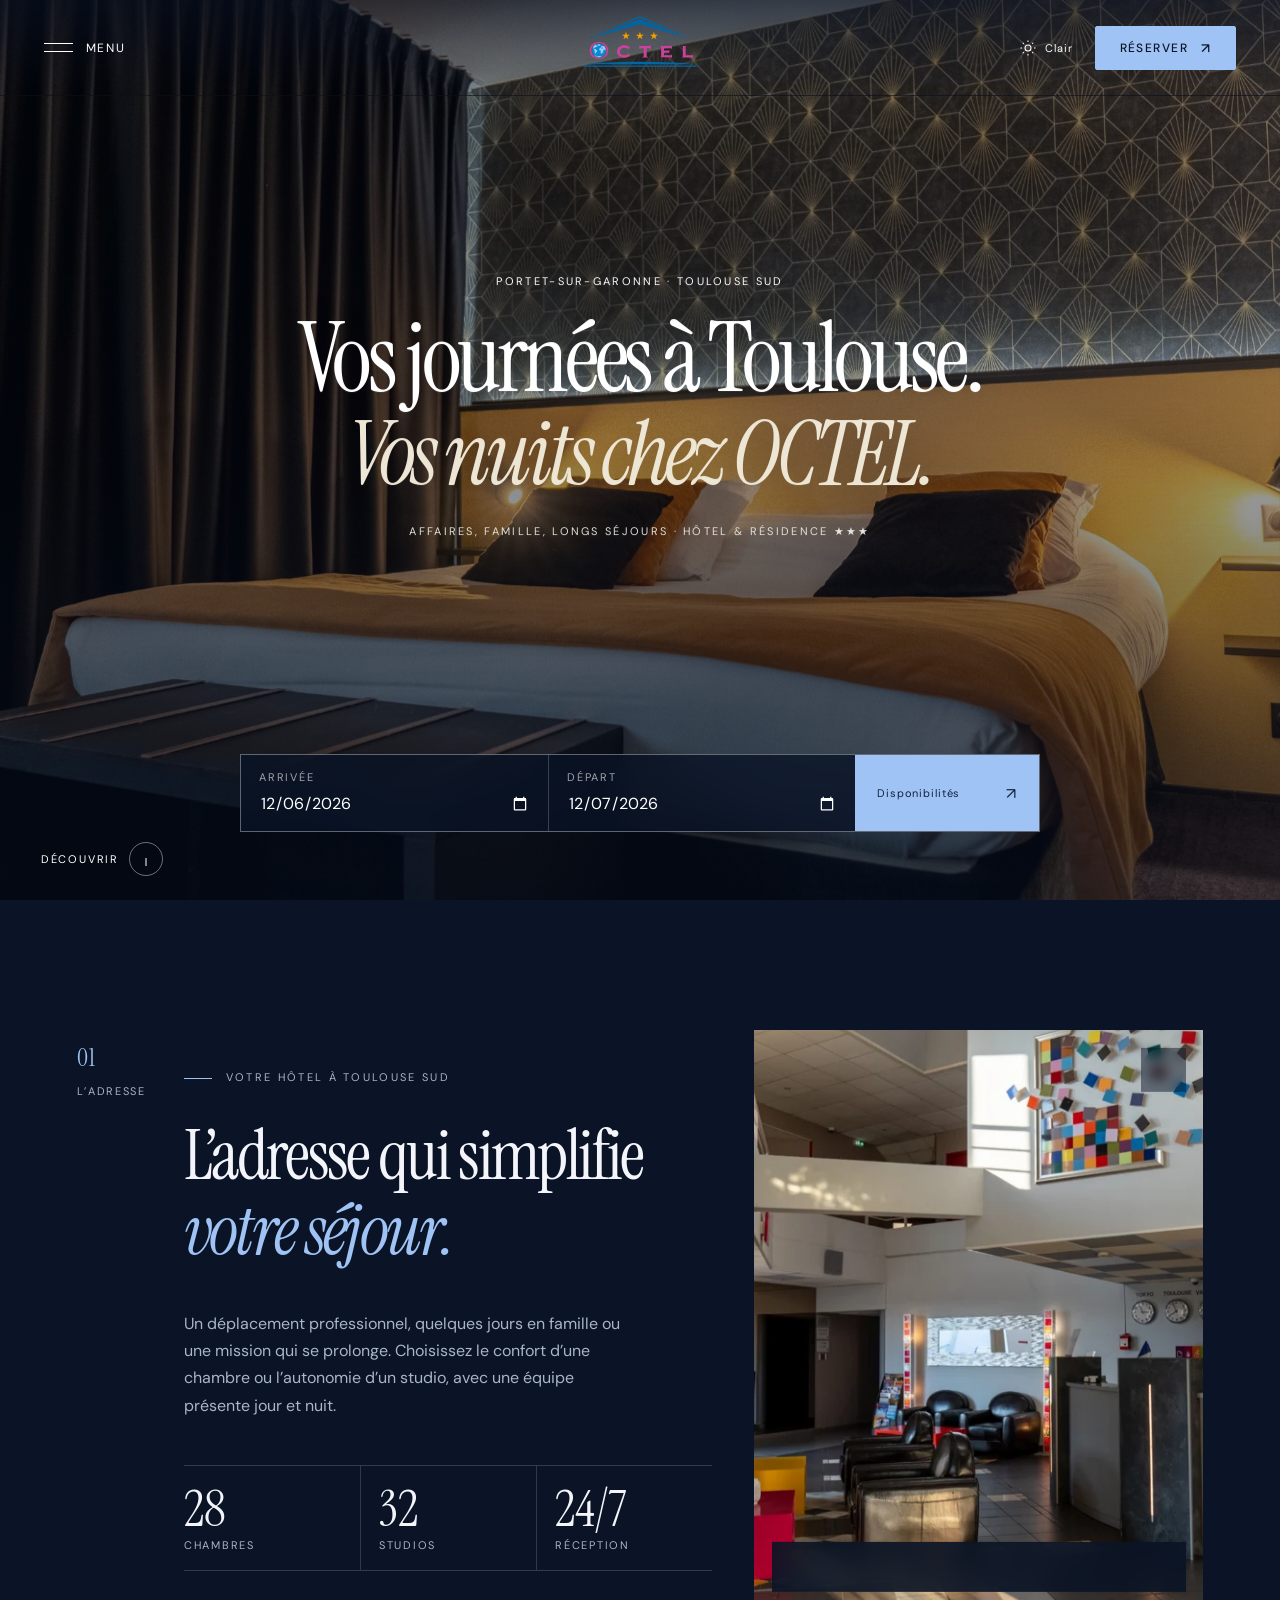
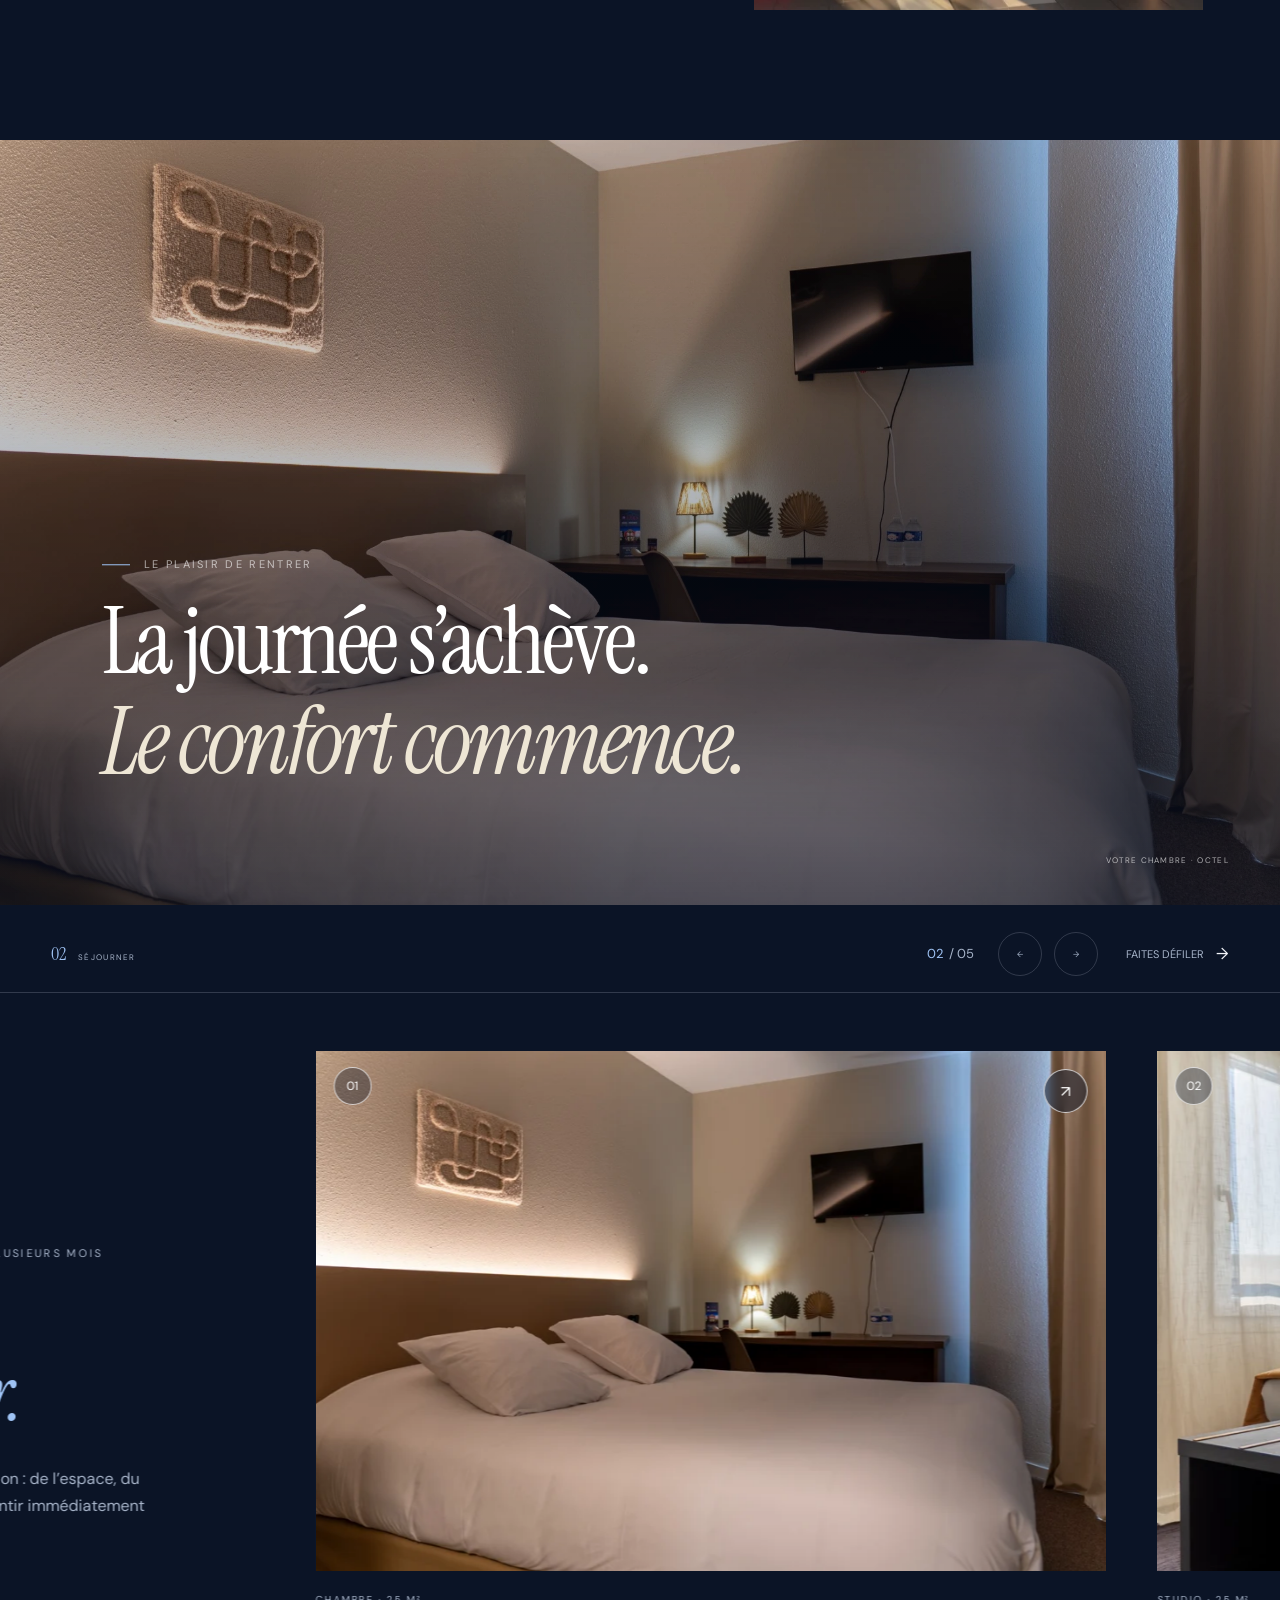
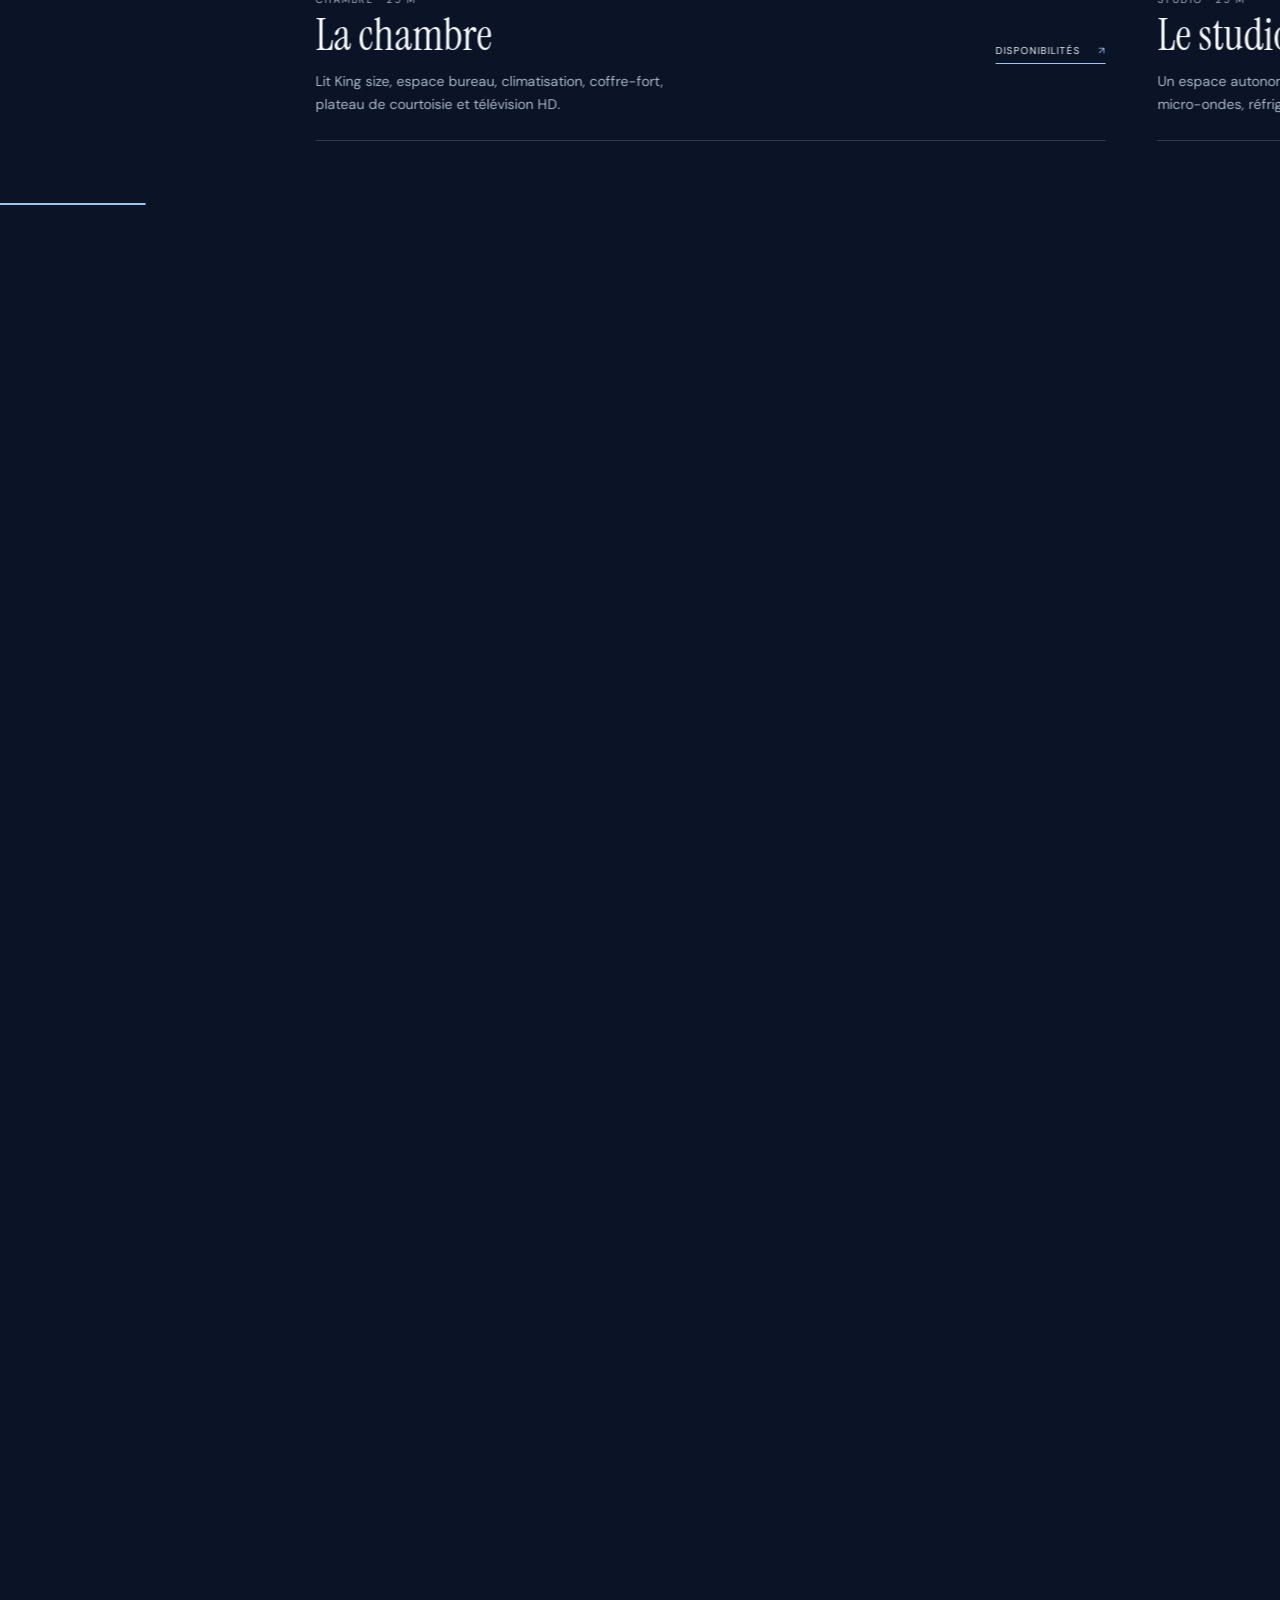
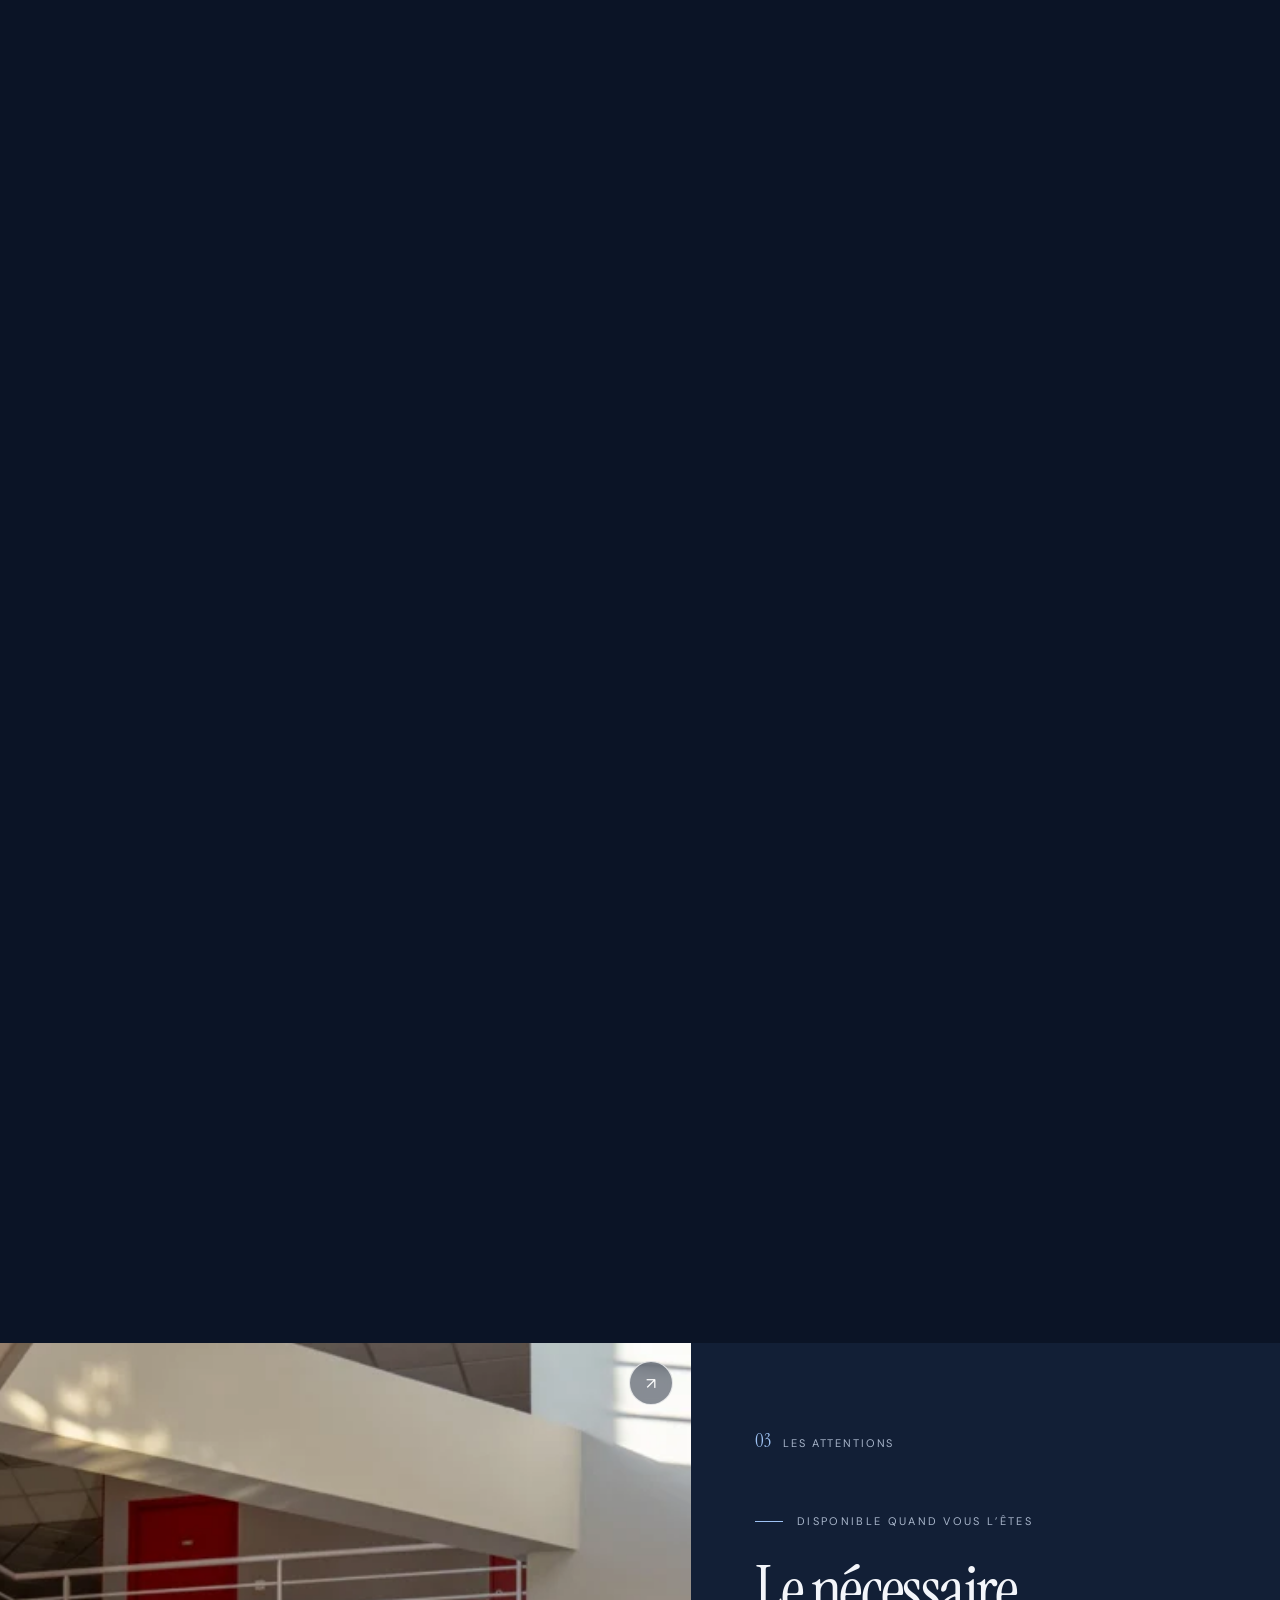
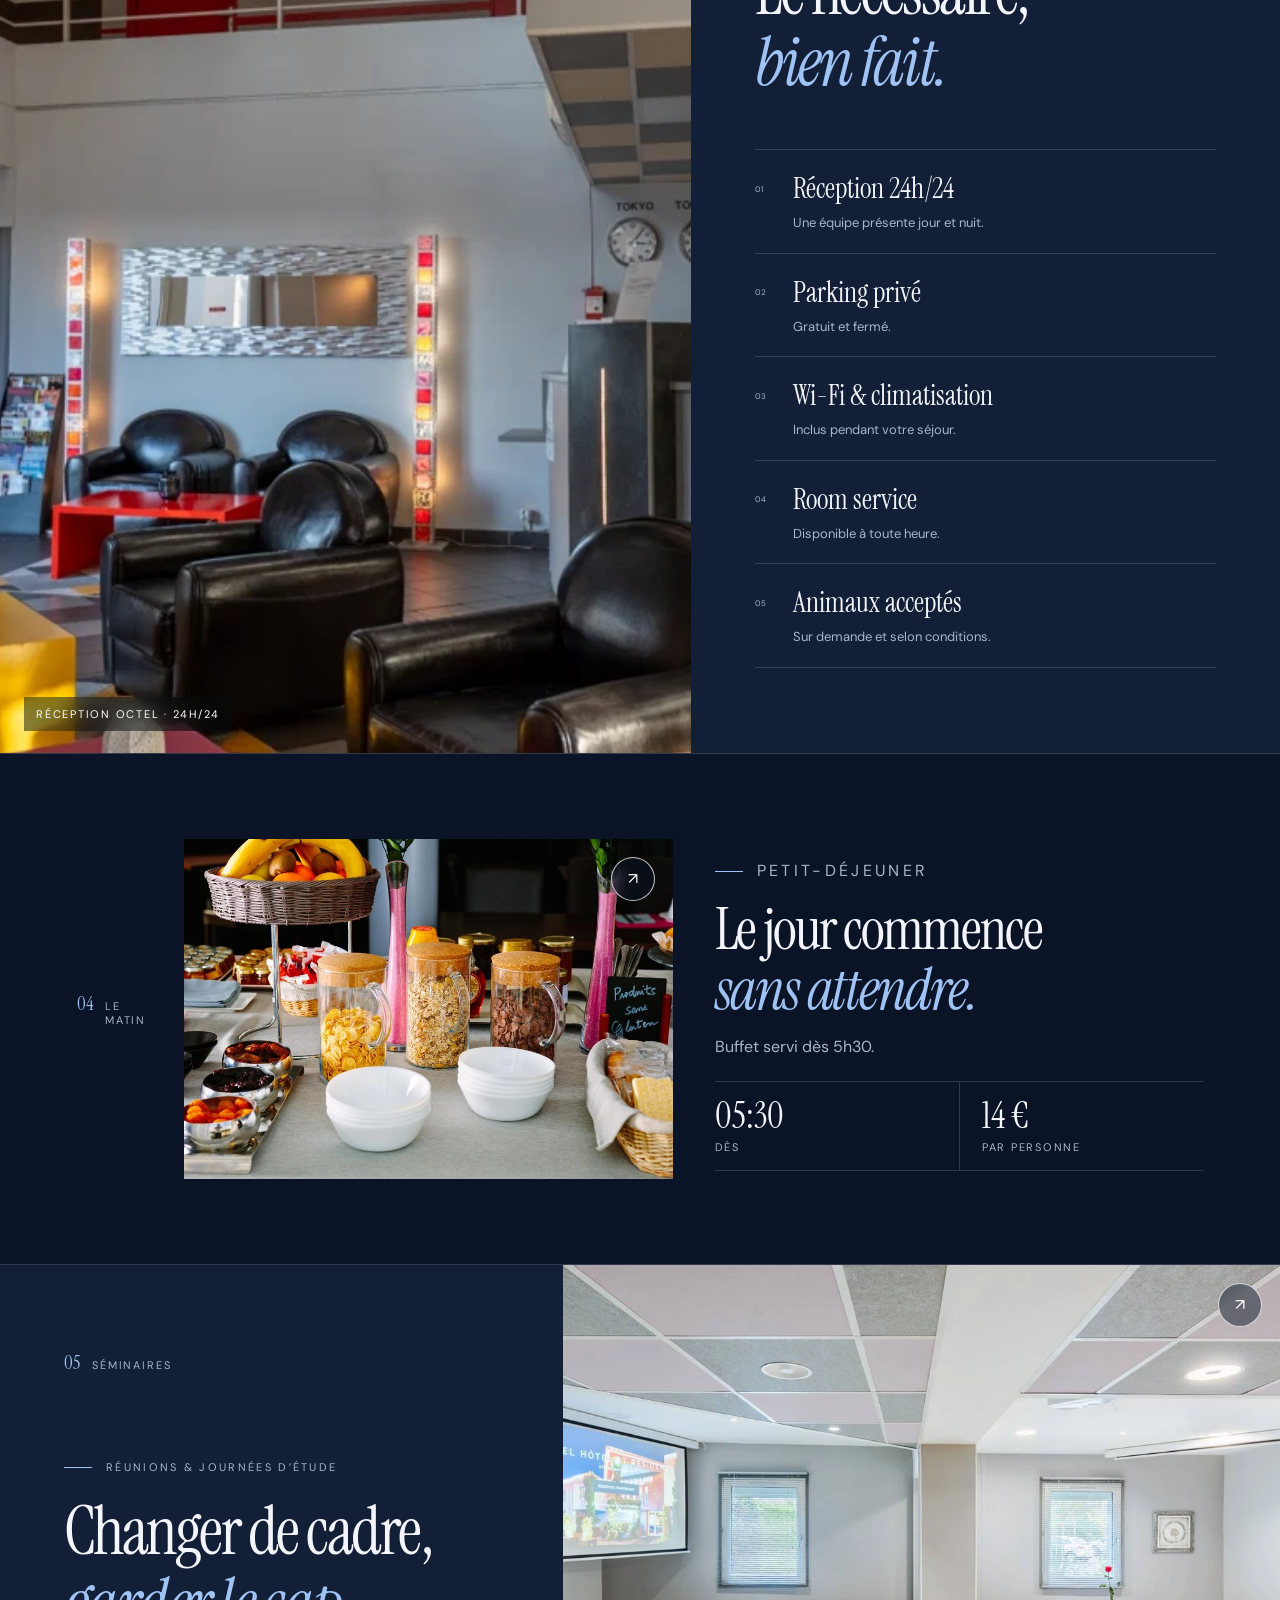
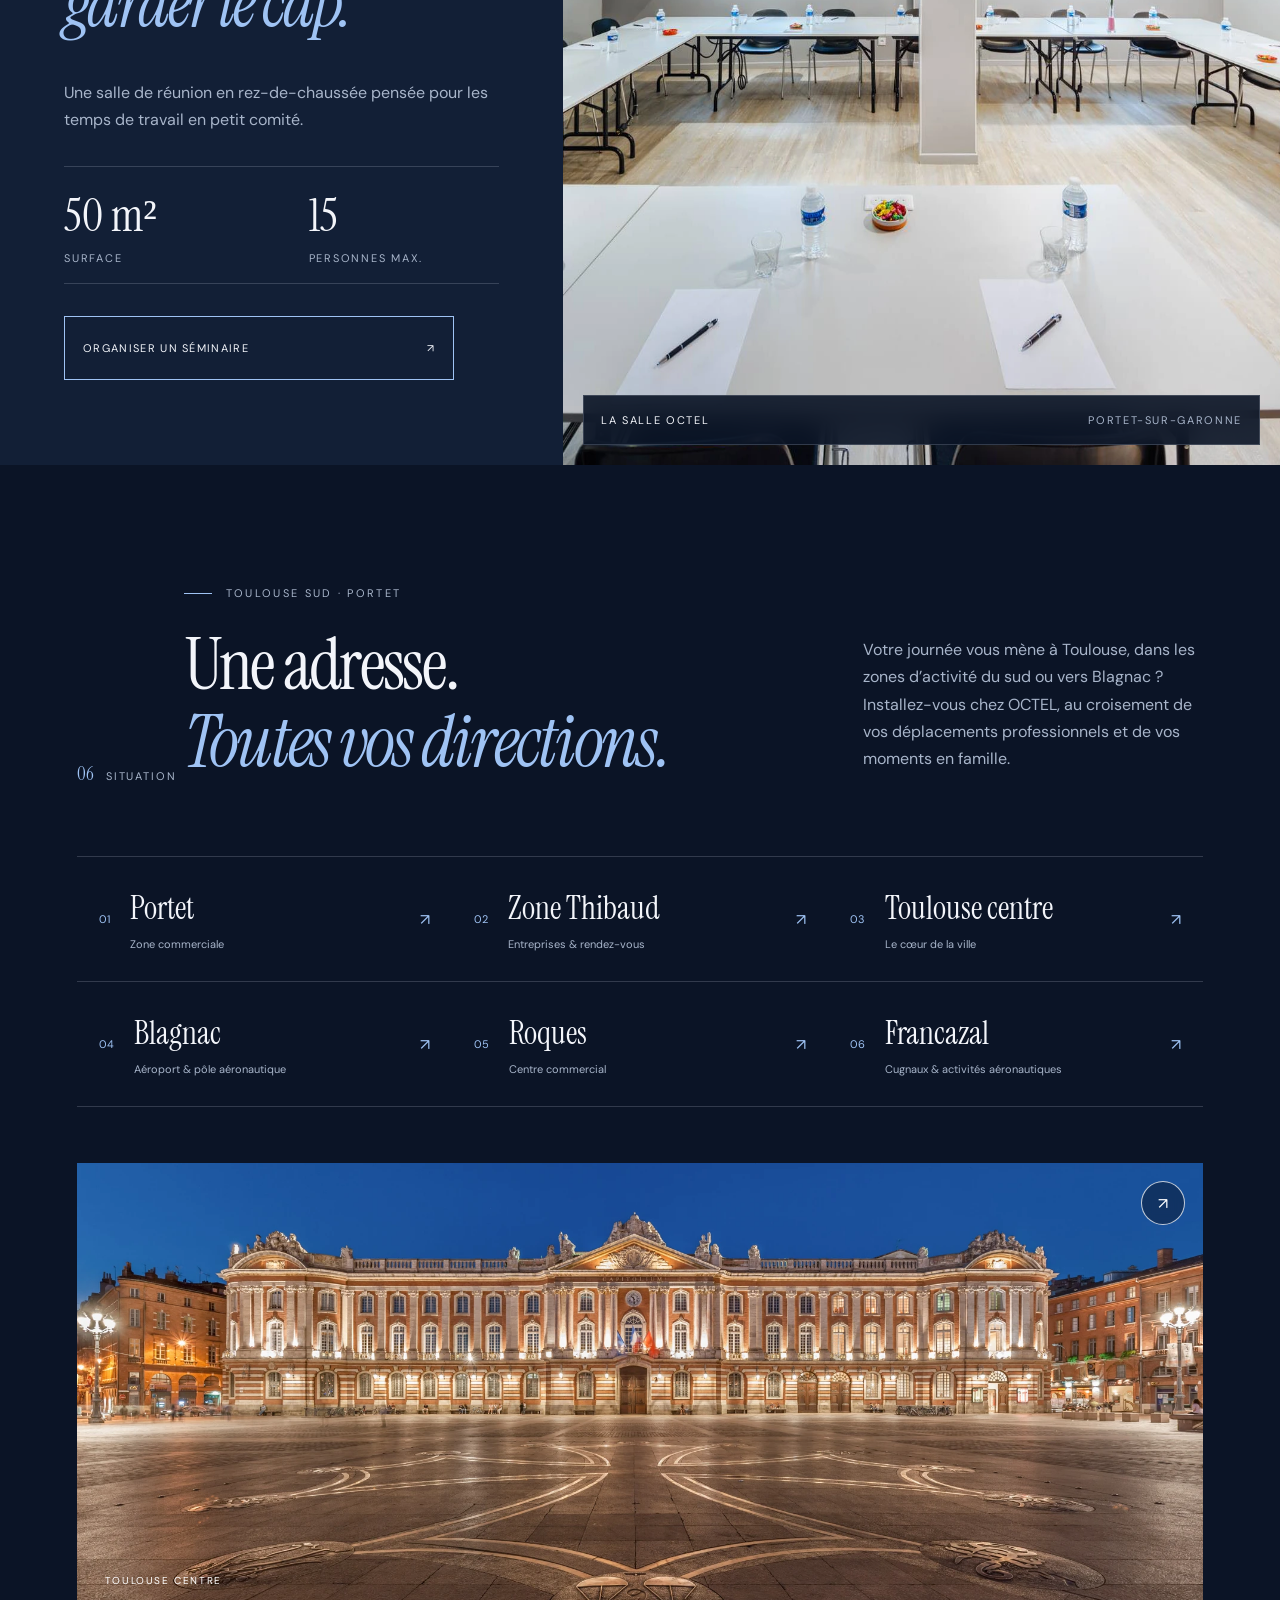
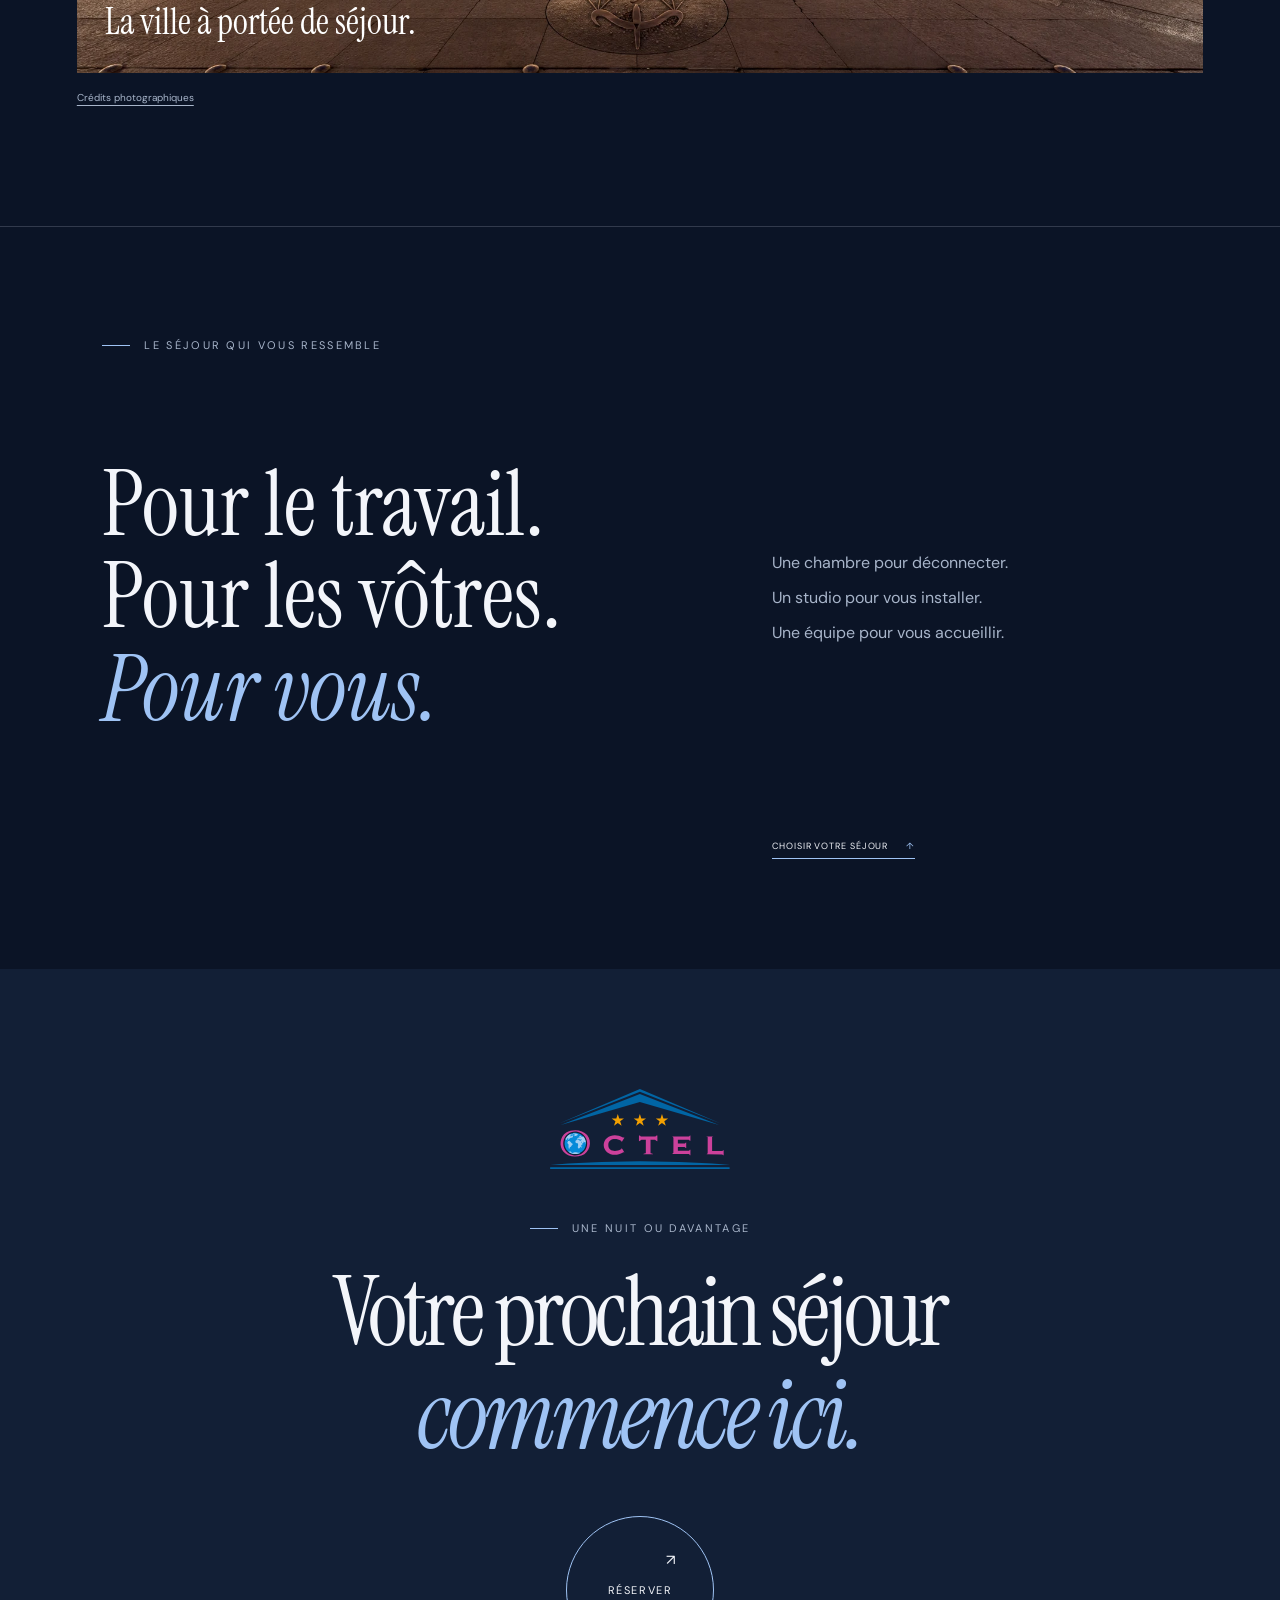
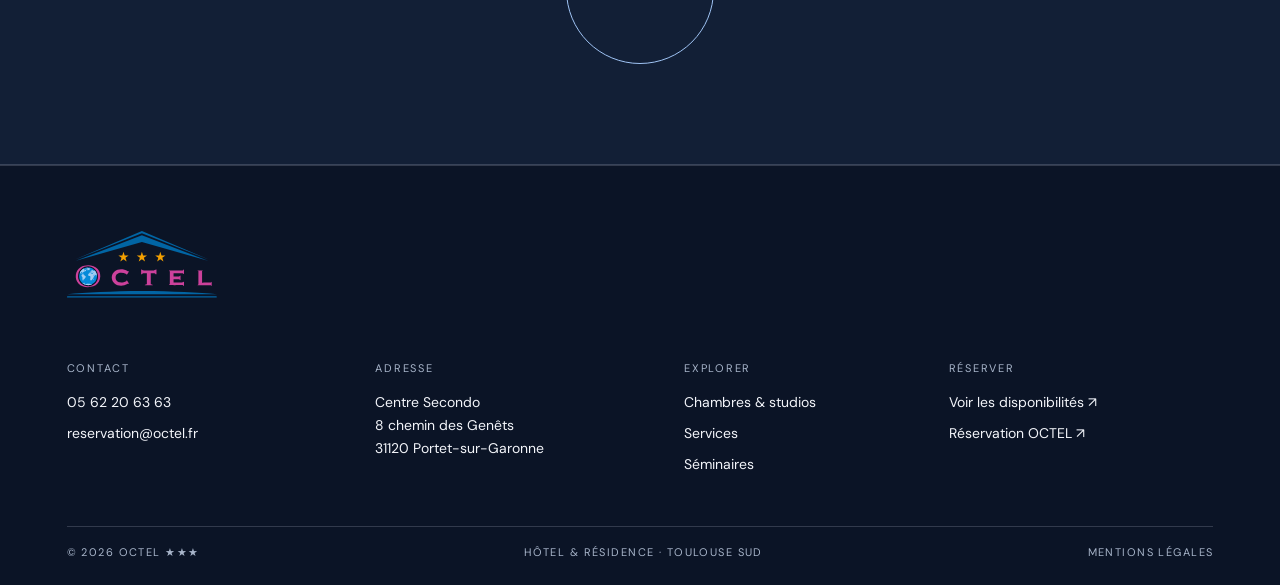
<file: index.html>
<!doctype html>
<html lang="fr" data-theme="dark">
<head>
  <meta charset="utf-8">
  <meta name="viewport" content="width=device-width, initial-scale=1, viewport-fit=cover">
  <meta name="theme-color" content="#10171c">
  <meta name="description" content="OCTEL — Hôtel & Résidence ★★★ à Portet-sur-Garonne, Toulouse Sud. Chambres, studios, séminaires et réservation directe.">
  <title>OCTEL — Hôtel & Résidence ★★★ · Toulouse Sud</title>
  <script>try{document.documentElement.dataset.theme=localStorage.getItem("octel-theme")==="light"?"light":"dark"}catch(e){}</script>
  <link rel="stylesheet" href="fonts.css">
  <link rel="preload" as="image" href="assets/hero-room.webp">

  <link rel="stylesheet" href="styles.css">
  <link rel="stylesheet" href="motion.css">
  <link rel="stylesheet" href="edition.css">
  <noscript><style>.preloader{display:none}.reveal,.image-reveal,.intro-item{opacity:1;transform:none;clip-path:none}.hero-booking{transform:translateX(-50%)}.journey-track{overflow-x:auto;width:auto}.journey-sticky{position:relative;height:auto}</style></noscript>
</head>
<body>
  <a class="skip-link" href="#hotel">Aller au contenu</a>
  <div class="scroll-progress" aria-hidden="true"><i></i></div>
  <div class="cursor" aria-hidden="true"><span></span></div>

  <div class="preloader" id="preloader" aria-hidden="true">
    <div class="intro-lines"></div>
    <div class="intro-signature"><img src="assets/logo-octel.svg" alt=""><p>PORTET-SUR-GARONNE</p></div>
  </div>

  <header class="site-header" id="siteHeader">
    <button class="header-action header-menu magnetic hover-pill" id="menuToggle" aria-label="Ouvrir le menu" aria-expanded="false" aria-controls="menuPanel">
      <span class="burger" aria-hidden="true"><i></i><i></i></span><span>Menu</span>
    </button>
    <a class="header-logo" href="#top" aria-label="OCTEL — accueil">
      <img src="assets/logo-octel.svg" alt="OCTEL Hôtel & Résidence trois étoiles">
    </a>
    <div class="header-tools"><button class="theme-toggle" data-theme-toggle aria-label="Activer le thème clair"><svg class="sun-icon" width="18" height="18" viewBox="0 0 24 24" fill="none" stroke="currentColor" stroke-width="1.4" aria-hidden="true"><circle cx="12" cy="12" r="4"/><path d="M12 2v2m0 16v2M2 12h2m16 0h2M5 5l1.4 1.4m11.2 11.2L19 19M5 19l1.4-1.4M17.6 6.4 19 5"/></svg><span>Clair</span></button><button class="header-action header-book magnetic hover-pill" data-open-booking><span>Réserver</span><i>↗</i></button></div>
  </header>

  <aside class="menu-panel" id="menuPanel" aria-hidden="true">
    <div class="menu-visual" aria-hidden="true" data-hover-media>
      <img id="menuVisual" src="assets/room.webp" alt="">
      <div class="menu-visual-shade"></div>
      <span>Portet-sur-Garonne</span>
    </div>
    <div class="menu-content">
      <div class="menu-top"><span>OCTEL · Hôtel & Résidence ★★★</span><button id="menuClose" class="hover-line">Fermer <i>×</i></button></div>
      <nav class="menu-nav" aria-label="Navigation principale">
        <a href="#hotel" data-menu-image="assets/reception.webp"><small>01</small><span>L’hôtel</span><i>↗</i></a>
        <a href="#sejours" data-menu-image="assets/room.webp"><small>02</small><span>Chambres & studios</span><i>↗</i></a>
        <a href="#services" data-menu-image="assets/terrace.webp"><small>03</small><span>Services</span><i>↗</i></a>
        <a href="#seminaires" data-menu-image="assets/seminar.webp"><small>04</small><span>Séminaires</span><i>↗</i></a>
        <a href="#portet" data-menu-image="assets/room.webp"><small>05</small><span>Situation & accès</span><i>↗</i></a>
      </nav>
      <div class="menu-foot">
        <div><span>Contact</span><a class="hover-line" href="tel:+33562206363">05 62 20 63 63</a><a class="hover-line" href="mailto:reservation@octel.fr">reservation@octel.fr</a></div>
        <div><span>Adresse</span><p>8 chemin des Genêts<br>31120 Portet-sur-Garonne</p></div>
      </div>
    </div>
  </aside>

  <div class="booking-drawer" id="bookingDrawer" aria-hidden="true">
    <button class="booking-backdrop" data-close-booking aria-label="Fermer la réservation"></button>
    <section class="booking-sheet" role="dialog" aria-modal="true" aria-labelledby="bookingTitle">
      <div class="booking-head"><span>Réservation directe</span><button data-close-booking aria-label="Fermer">×</button></div>
      <p class="eyebrow">OCTEL · Toulouse Sud</p>
      <h2 id="bookingTitle">Quand souhaitez-vous<br><em>nous rejoindre ?</em></h2>
      <form class="booking-form" data-novaresa-form>
        <label><span>Arrivée</span><input type="date" name="arrival" required></label>
        <label><span>Départ</span><input type="date" name="departure" required></label>
        <button type="submit" class="booking-submit magnetic"><span>Voir les disponibilités</span><i>↗</i></button>
      </form>
      <p class="booking-note">Les disponibilités et tarifs sont finalisés sur Novaresa, le moteur de réservation utilisé par OCTEL.</p>
    </section>
  </div>

  <main id="top">
    <section class="hero theme-dark" data-header-tone="light" aria-labelledby="heroTitle">
      <div class="hero-window"><img class="hero-image" src="assets/hero-room.webp" width="2048" height="1365" alt="Le confort d’un studio OCTEL, éclairé pour la soirée" fetchpriority="high"></div>
      <div class="hero-grade" aria-hidden="true"></div>
      <div class="hero-grain" aria-hidden="true"></div>
      <div class="hero-copy" data-parallax="-0.025">
        <p class="hero-kicker intro-item">Portet-sur-Garonne · Toulouse Sud</p>
        <h1 id="heroTitle" class="hero-title intro-item"><span>Vos journées à Toulouse.</span><em>Vos nuits chez OCTEL.</em></h1>
        <p class="hero-note intro-item">Affaires, famille, longs séjours · Hôtel & Résidence ★★★</p>
      </div>
      <form class="hero-booking intro-item" data-novaresa-form aria-label="Rechercher un séjour">
        <label><span>Arrivée</span><input type="date" name="arrival" required></label>
        <label><span>Départ</span><input type="date" name="departure" required></label>
        <button class="hero-booking-submit" type="submit"><span>Disponibilités</span><i>↗</i></button>
      </form>
      <a class="hero-scroll intro-item hover-line" href="#hotel"><span>Découvrir</span><i></i></a>
      <p class="hero-side-label intro-item">OCTEL · 43°31' N</p>
    </section>

    <section class="opening theme-light" id="hotel" data-header-tone="dark">
      <div class="opening-index reveal"><span>01</span><p>L’adresse</p></div>
      <div class="opening-copy">
        <p class="eyebrow reveal">Votre hôtel à Toulouse Sud</p>
        <h2 class="grand-title reveal" data-parallax="-0.016">L’adresse qui simplifie<br><em>votre séjour.</em></h2>
        <p class="opening-text reveal">Un déplacement professionnel, quelques jours en famille ou une mission qui se prolonge. Choisissez le confort d’une chambre ou l’autonomie d’un studio, avec une équipe présente jour et nuit.</p>
        <div class="opening-stats reveal">
          <div><strong>28</strong><span>chambres</span></div>
          <div><strong>32</strong><span>studios</span></div>
          <div><strong>24/7</strong><span>réception</span></div>
        </div>
      </div>
      <figure class="opening-visual image-reveal interactive-media"  data-parallax="0.022">
        <img referrerpolicy="no-referrer" src="assets/reception.webp" srcset="assets/reception-960.webp 960w, assets/reception.webp 2048w" sizes="(max-width: 900px) 100vw, 65vw" width="2048" height="1365" alt="Hall et réception de l’Hôtel & Résidence OCTEL" loading="eager">
        <figcaption><span>Le hall</span><i>Une équipe présente jour & nuit</i></figcaption>
      <button class="media-open" aria-label="Agrandir la photo"><span>Voir la photo</span><i aria-hidden="true">↗</i></button></figure>
    </section>

    <section class="cinematic theme-dark" data-header-tone="light">
      <div class="cinematic-media parallax-clip interactive-media" >
        <img src="assets/room.webp" alt="Chambre OCTEL : grand lit, matières naturelles et espace bureau" data-parallax-img="0.095">
      </div>
      <div class="cinematic-shade"></div>
      <div class="cinematic-copy reveal" data-parallax="-0.03">
        <p class="eyebrow light">Le plaisir de rentrer</p>
        <h2>La journée s’achève.<br><em>Le confort commence.</em></h2>
      </div>
      <p class="cinematic-caption reveal">Votre chambre · OCTEL</p>
    </section>

    <section class="journey theme-light" id="sejours" data-header-tone="dark">
      <div class="journey-sticky">
        <div class="journey-topline">
          <div><span>02</span><p>Séjourner</p></div>
          <div class="journey-position" aria-live="polite"><span id="journeyCurrent">01</span><span class="journey-total"> / 05</span></div><div class="journey-controls"><button data-journey-step="-1" aria-label="Voir le panneau précédent">←</button><button data-journey-step="1" aria-label="Voir le panneau suivant">→</button></div><p class="journey-hint"><span class="desktop-only">Faites défiler</span><span class="mobile-only">Glissez</span><i>→</i></p>
        </div>
        <div class="journey-track" id="journeyTrack" tabindex="0" aria-label="Chambres, studios, terrasse et séminaires">
          <article class="journey-intro-panel">
            <p class="eyebrow">Une nuit, une semaine, plusieurs mois</p>
            <h2>À chacun<br><em>son séjour.</em></h2>
            <p>Deux formats, une même attention : de l’espace, du calme et ce qu’il faut pour se sentir immédiatement à l’aise.</p>
          </article>

          <article class="journey-card interactive-card" >
            <div class="journey-media image-reveal interactive-media">
              <img referrerpolicy="no-referrer" src="assets/room.webp" srcset="assets/room-960.webp 960w, assets/room.webp 2048w" sizes="(max-width: 900px) 100vw, 65vw" width="2048" height="1365" alt="Chambre double de l’Hôtel & Résidence OCTEL" loading="eager" data-card-parallax>
              <span class="journey-number">01</span><span class="media-corner">King 180×200</span>
            <button class="media-open" aria-label="Agrandir la photo"><span>Voir la photo</span><i aria-hidden="true">↗</i></button></div>
            <div class="journey-card-copy">
              <div><p>Chambre · 25 m²</p><h3>La chambre</h3></div>
              <p>Lit King size, espace bureau, climatisation, coffre-fort, plateau de courtoisie et télévision HD.</p>
              <button data-open-booking class="text-link">Disponibilités <i>↗</i></button>
            </div>
          </article>

          <article class="journey-card interactive-card" >
            <div class="journey-media image-reveal interactive-media">
              <img referrerpolicy="no-referrer" src="assets/studio.webp" srcset="assets/studio-960.webp 960w, assets/studio.webp 2048w" sizes="(max-width: 900px) 100vw, 65vw" width="2048" height="1365" alt="Studio équipé de l’Hôtel & Résidence OCTEL" loading="eager" data-card-parallax>
              <span class="journey-number">02</span><span class="media-corner">Séjour autonome</span>
            <button class="media-open" aria-label="Agrandir la photo"><span>Voir la photo</span><i aria-hidden="true">↗</i></button></div>
            <div class="journey-card-copy">
              <div><p>Studio · 25 m²</p><h3>Le studio</h3></div>
              <p>Un espace autonome avec cuisine équipée : plaques, micro-ondes, réfrigérateur, grille-pain et vaisselle.</p>
              <button data-open-booking class="text-link">Disponibilités <i>↗</i></button>
            </div>
          </article>

          <article class="journey-card interactive-card" >
            <div class="journey-media image-reveal interactive-media">
              <img referrerpolicy="no-referrer" src="assets/terrace.webp" srcset="assets/terrace-960.webp 960w, assets/terrace.webp 2048w" sizes="(max-width: 900px) 100vw, 65vw" width="2048" height="1365" alt="Terrasse extérieure de l’Hôtel & Résidence OCTEL" loading="eager" data-card-parallax>
              <span class="journey-number">03</span><span class="media-corner">À l’air libre</span>
            <button class="media-open" aria-label="Agrandir la photo"><span>Voir la photo</span><i aria-hidden="true">↗</i></button></div>
            <div class="journey-card-copy">
              <div><p>Entre deux temps</p><h3>La terrasse</h3></div>
              <p>Un espace extérieur pour faire une pause, travailler autrement ou simplement ralentir.</p>
              <a href="#services" class="text-link">Explorer <i>↓</i></a>
            </div>
          </article>

          <article class="journey-card interactive-card" >
            <div class="journey-media image-reveal interactive-media">
              <img referrerpolicy="no-referrer" src="assets/seminar.webp" alt="Salle de séminaire de l’Hôtel & Résidence OCTEL" loading="eager" data-card-parallax>
              <span class="journey-number">04</span><span class="media-corner">Jusqu’à 15 personnes</span>
            <button class="media-open" aria-label="Agrandir la photo"><span>Voir la photo</span><i aria-hidden="true">↗</i></button></div>
            <div class="journey-card-copy">
              <div><p>Réunions · 50 m²</p><h3>Le séminaire</h3></div>
              <p>Une salle en rez-de-chaussée pour accueillir jusqu’à 15 personnes, avec plusieurs formules de location.</p>
              <a href="#seminaires" class="text-link">Organiser <i>↓</i></a>
            </div>
          </article>
        </div>
        <div class="journey-progress" aria-hidden="true"><i></i></div>
      </div>
    </section>

    <section class="services theme-dark" id="services" data-header-tone="dark">
      <figure class="services-media parallax-clip image-reveal interactive-media" >
        <img referrerpolicy="no-referrer" src="assets/lounge.webp" srcset="assets/lounge-960.webp 960w, assets/lounge.webp 2048w" sizes="(max-width: 900px) 100vw, 65vw" width="2048" height="1365" alt="Salon et réception de l’Hôtel & Résidence OCTEL" loading="lazy" data-parallax-img="0.075">
        <figcaption>Réception OCTEL · 24h/24</figcaption>
      <button class="media-open" aria-label="Agrandir la photo"><span>Voir la photo</span><i aria-hidden="true">↗</i></button></figure>
      <div class="services-copy">
        <div class="section-index light reveal"><span>03</span><p>Les attentions</p></div>
        <p class="eyebrow light reveal">Disponible quand vous l’êtes</p>
        <h2 class="grand-title light reveal" data-parallax="-0.014">Le nécessaire,<br><em>bien fait.</em></h2>
        <div class="service-lines">
          <div class="service-line reveal"><span>01</span><strong>Réception 24h/24</strong><p>Une équipe présente jour et nuit.</p><i>↗</i></div>
          <div class="service-line reveal"><span>02</span><strong>Parking privé</strong><p>Gratuit et fermé.</p><i>↗</i></div>
          <div class="service-line reveal"><span>03</span><strong>Wi-Fi & climatisation</strong><p>Inclus pendant votre séjour.</p><i>↗</i></div>
          <div class="service-line reveal"><span>04</span><strong>Room service</strong><p>Disponible à toute heure.</p><i>↗</i></div>
          <div class="service-line reveal"><span>05</span><strong>Animaux acceptés</strong><p>Sur demande et selon conditions.</p><i>↗</i></div>
        </div>
      </div>
    </section>

    <section class="breakfast theme-light" data-header-tone="dark">
      <div class="breakfast-inner">
        <div class="section-index reveal"><span>04</span><p>Le matin</p></div>
        <figure class="breakfast-media image-reveal interactive-media" >
          <img referrerpolicy="no-referrer" src="assets/breakfast.webp" alt="Buffet de petit-déjeuner de l’Hôtel OCTEL" loading="lazy" data-parallax-img="0.04">
        <button class="media-open" aria-label="Agrandir la photo"><span>Voir la photo</span><i aria-hidden="true">↗</i></button></figure>
        <div class="breakfast-copy reveal">
          <p class="eyebrow">Petit-déjeuner</p>
          <h2>Le jour commence<br><em>sans attendre.</em></h2>
          <p>Buffet servi dès 5h30.</p>
          <div class="breakfast-facts"><span><strong>05:30</strong><small>dès</small></span><span><strong>14 €</strong><small>par personne</small></span></div>
        </div>
      </div>
    </section>

    <section class="seminar theme-light" id="seminaires" data-header-tone="dark">
      <div class="seminar-copy">
        <div class="section-index reveal"><span>05</span><p>Séminaires</p></div>
        <p class="eyebrow reveal">Réunions & journées d’étude</p>
        <h2 class="grand-title reveal" data-parallax="-0.014">Changer de cadre,<br><em>garder le cap.</em></h2>
        <p class="seminar-text reveal">Une salle de réunion en rez-de-chaussée pensée pour les temps de travail en petit comité.</p>
        <div class="seminar-facts reveal"><span><strong>50 m²</strong><small>surface</small></span><span><strong>15</strong><small>personnes max.</small></span></div>
        <a class="outline-link reveal" href="mailto:reservation@octel.fr?subject=Demande%20séminaire%20OCTEL"><span>Organiser un séminaire</span><i>↗</i></a>
      </div>
      <figure class="seminar-media parallax-clip image-reveal interactive-media" >
        <img referrerpolicy="no-referrer" src="assets/seminar.webp" alt="Salle de séminaire OCTEL en configuration de réunion" loading="lazy" data-parallax-img="0.06">
        <figcaption><span>La salle OCTEL</span><i>Portet-sur-Garonne</i></figcaption>
      <button class="media-open" aria-label="Agrandir la photo"><span>Voir la photo</span><i aria-hidden="true">↗</i></button></figure>
    </section>

    <section class="destination theme-light" id="portet" data-header-tone="dark">
      <div class="destination-heading"><div class="section-index reveal"><span>06</span><p>Situation</p></div><div><p class="eyebrow reveal">Toulouse Sud · Portet</p><h2 class="grand-title reveal">Une adresse.<br><em>Toutes vos directions.</em></h2></div><p class="destination-intro reveal">Votre journée vous mène à Toulouse, dans les zones d’activité du sud ou vers Blagnac ? Installez-vous chez OCTEL, au croisement de vos déplacements professionnels et de vos moments en famille.</p></div>
      <div class="location-grid"><a class="location-link reveal" href="https://www.google.com/maps/dir/?api=1&amp;origin=Hôtel+Octel+Portet-sur-Garonne&amp;destination=Zone%20commerciale%20Portet-sur-Garonne" target="_blank" rel="noopener"><span class="location-number">01</span><span><strong>Portet</strong><small>Zone commerciale</small></span><span class="location-arrow" aria-label="Itinéraire">↗</span></a><a class="location-link reveal" href="https://www.google.com/maps/dir/?api=1&amp;origin=Hôtel+Octel+Portet-sur-Garonne&amp;destination=Zone%20Thibaud%20Toulouse" target="_blank" rel="noopener"><span class="location-number">02</span><span><strong>Zone Thibaud</strong><small>Entreprises & rendez-vous</small></span><span class="location-arrow" aria-label="Itinéraire">↗</span></a><a class="location-link reveal" href="https://www.google.com/maps/dir/?api=1&amp;origin=Hôtel+Octel+Portet-sur-Garonne&amp;destination=Place%20du%20Capitole%20Toulouse" target="_blank" rel="noopener"><span class="location-number">03</span><span><strong>Toulouse centre</strong><small>Le cœur de la ville</small></span><span class="location-arrow" aria-label="Itinéraire">↗</span></a><a class="location-link reveal" href="https://www.google.com/maps/dir/?api=1&amp;origin=Hôtel+Octel+Portet-sur-Garonne&amp;destination=A%C3%A9roport%20Toulouse%20Blagnac" target="_blank" rel="noopener"><span class="location-number">04</span><span><strong>Blagnac</strong><small>Aéroport & pôle aéronautique</small></span><span class="location-arrow" aria-label="Itinéraire">↗</span></a><a class="location-link reveal" href="https://www.google.com/maps/dir/?api=1&amp;origin=Hôtel+Octel+Portet-sur-Garonne&amp;destination=Centre%20commercial%20Roques" target="_blank" rel="noopener"><span class="location-number">05</span><span><strong>Roques</strong><small>Centre commercial</small></span><span class="location-arrow" aria-label="Itinéraire">↗</span></a><a class="location-link reveal" href="https://www.google.com/maps/dir/?api=1&amp;origin=Hôtel+Octel+Portet-sur-Garonne&amp;destination=A%C3%A9roport%20Toulouse%20Francazal%20Cugnaux" target="_blank" rel="noopener"><span class="location-number">06</span><span><strong>Francazal</strong><small>Cugnaux & activités aéronautiques</small></span><span class="location-arrow" aria-label="Itinéraire">↗</span></a></div><div class="location-photos"><figure class="location-photo image-reveal interactive-media"><img src="assets/capitole.webp" alt="La place du Capitole à Toulouse à la tombée du jour" loading="lazy" width="1600" height="1000"><figcaption><small>Toulouse centre</small><strong>La ville à portée de séjour.</strong></figcaption><button class="media-open" aria-label="Agrandir la photo"><span>Voir la photo</span><i aria-hidden="true">↗</i></button></figure></div>
      <a class="location-credit" href="credits.html">Crédits photographiques</a>
    </section>
    <section class="stay-statement theme-light"><p class="eyebrow reveal">Le séjour qui vous ressemble</p><h2 class="reveal">Pour le travail.<br>Pour les vôtres.<br><em>Pour vous.</em></h2><p class="reveal">Une chambre pour déconnecter.<br>Un studio pour vous installer.<br>Une équipe pour vous accueillir.</p><a class="text-link reveal" href="#sejours">Choisir votre séjour <i>↑</i></a></section>

    <section class="final theme-dark" data-header-tone="dark">
      <div class="final-orbit" hidden aria-hidden="true"></div>
      <div class="final-orbit final-orbit-b" hidden aria-hidden="true"></div>
      <img class="final-logo reveal" src="assets/logo-octel.svg" alt="OCTEL">
      <p class="eyebrow light reveal">Une nuit ou davantage</p>
      <h2 class="reveal" data-parallax="-0.012">Votre prochain séjour<br><em>commence ici.</em></h2>
      <button class="final-cta magnetic reveal" data-open-booking><span>Réserver</span><i>↗</i></button>
    </section>
  </main>

  <footer class="theme-light" data-header-tone="dark">
    <div class="footer-brand"><img src="assets/logo-octel.svg" alt="OCTEL"></div>
    <div class="footer-grid">
      <div><span>Contact</span><a class="hover-line" href="tel:+33562206363">05 62 20 63 63</a><a class="hover-line" href="mailto:reservation@octel.fr">reservation@octel.fr</a></div>
      <div><span>Adresse</span><p>Centre Secondo<br>8 chemin des Genêts<br>31120 Portet-sur-Garonne</p></div>
      <div><span>Explorer</span><a class="hover-line" href="#sejours">Chambres & studios</a><a class="hover-line" href="#services">Services</a><a class="hover-line" href="#seminaires">Séminaires</a></div>
      <div><span>Réserver</span><button class="hover-line" data-open-booking>Voir les disponibilités ↗</button><a class="hover-line" href="https://www.octel.fr/wp/reservation-php/" target="_blank" rel="noopener">Réservation OCTEL ↗</a></div>
    </div>
    <div class="footer-bottom"><span>© 2026 OCTEL ★★★</span><span>Hôtel & Résidence · Toulouse Sud</span><a class="hover-line" href="https://www.octel.fr/wp/contact/mentions-legales/" target="_blank" rel="noopener">Mentions légales</a></div>
  </footer>

  <button class="mobile-book" data-open-booking>Réserver un séjour <span>↗</span></button>
  <dialog class="photo-dialog" id="photoDialog" aria-label="Galerie de photos OCTEL">
    <div class="photo-bar"><span id="photoCount"></span><button id="photoClose" aria-label="Fermer la photo">Fermer <i aria-hidden="true">×</i></button></div>
    <div class="photo-stage"><button id="photoPrev" aria-label="Photo précédente">←</button><img id="photoFull" alt=""><button id="photoNext" aria-label="Photo suivante">→</button></div>
    <p id="photoCaption"></p>
  </dialog>
  <script src="script.js"></script>
</body>
</html>
</file>
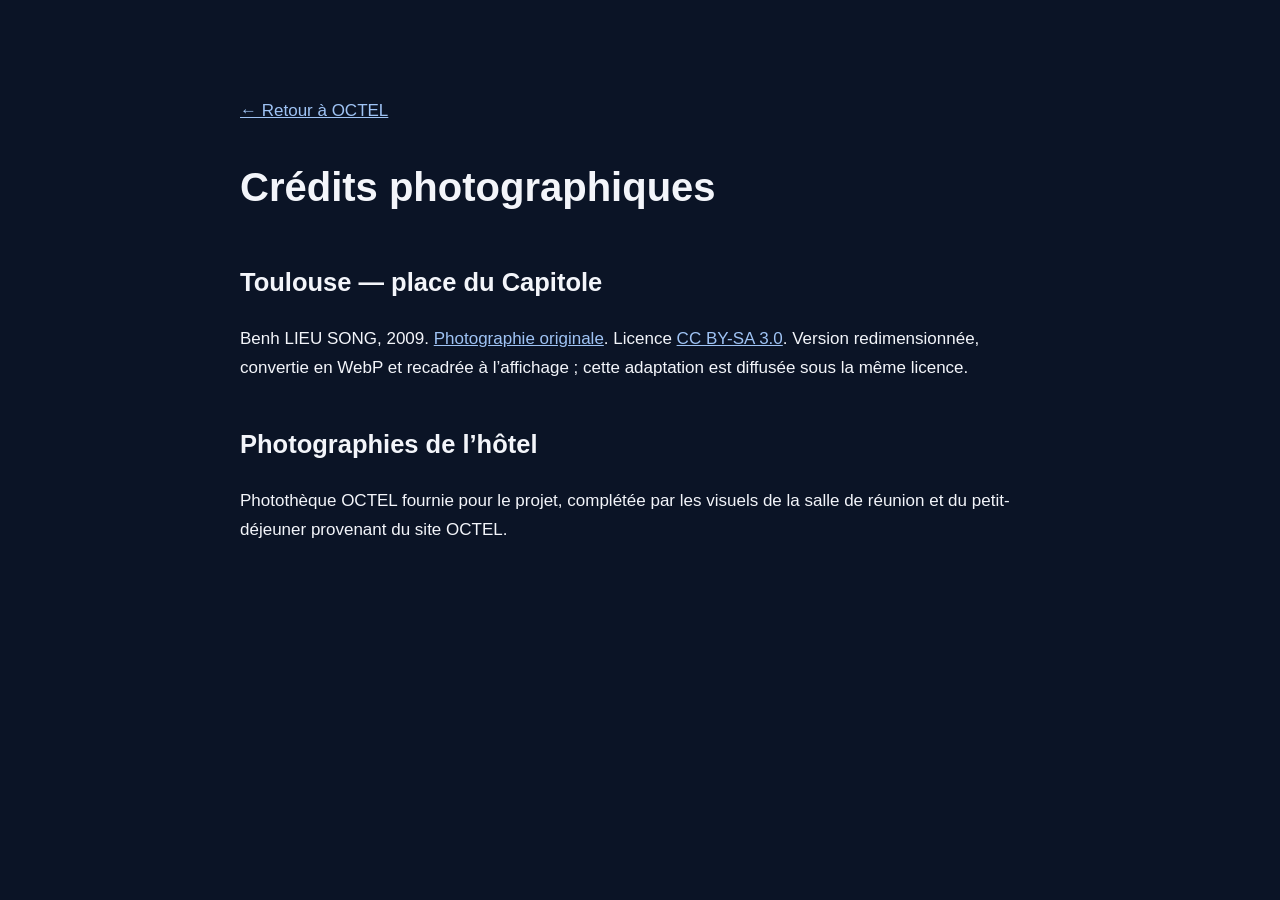
<file: credits.html>
<!doctype html><html lang="fr"><meta charset="utf-8"><meta name="viewport" content="width=device-width"><title>Crédits photographiques — OCTEL</title><style>body{background:#0b1426;color:#f3f5fa;font:17px/1.7 sans-serif;max-width:800px;margin:8vh auto;padding:25px}a{color:#9fc3f4}h1{font-size:40px}section{margin:40px 0}</style><a href="index.html#portet">← Retour à OCTEL</a><h1>Crédits photographiques</h1><section><h2>Toulouse — place du Capitole</h2><p>Benh LIEU SONG, 2009. <a href="https://commons.wikimedia.org/wiki/File:Toulouse_Capitole_Night_Wikimedia_Commons.jpg">Photographie originale</a>. Licence <a href="https://creativecommons.org/licenses/by-sa/3.0/">CC BY-SA 3.0</a>. Version redimensionnée, convertie en WebP et recadrée à l’affichage ; cette adaptation est diffusée sous la même licence.</p></section><section><h2>Photographies de l’hôtel</h2><p>Photothèque OCTEL fournie pour le projet, complétée par les visuels de la salle de réunion et du petit-déjeuner provenant du site OCTEL.</p></section></html>
</file>
<file: fonts.css>
@font-face {
  font-family: 'DM Sans';
  font-style: normal;
  font-weight: 300;
  font-display: swap;
  src: url(assets/font-0.ttf) format('truetype');
}
@font-face {
  font-family: 'DM Sans';
  font-style: normal;
  font-weight: 400;
  font-display: swap;
  src: url(assets/font-1.ttf) format('truetype');
}
@font-face {
  font-family: 'DM Sans';
  font-style: normal;
  font-weight: 500;
  font-display: swap;
  src: url(assets/font-2.ttf) format('truetype');
}
@font-face {
  font-family: 'Instrument Serif';
  font-style: italic;
  font-weight: 400;
  font-display: swap;
  src: url(assets/font-3.ttf) format('truetype');
}
@font-face {
  font-family: 'Instrument Serif';
  font-style: normal;
  font-weight: 400;
  font-display: swap;
  src: url(assets/font-4.ttf) format('truetype');
}
</file>
<file: styles.css>
:root{
  --paper:#f3eee7;--paper-2:#e9e2d8;--ink:#11161a;--ink-2:#1a2228;--muted:#77716a;
  --line:rgba(17,22,26,.16);--line-light:rgba(255,255,255,.20);--white:#fafafa;
  --blue:#0265a4;--pink:#cc419b;--gold:#f3a001;
  --serif:"Instrument Serif",Georgia,serif;--sans:"DM Sans",Arial,sans-serif;
  --ease:cubic-bezier(.22,.75,.24,1);--ease-soft:cubic-bezier(.16,1,.3,1);--header-h:96px;
}
*{box-sizing:border-box}
html{scroll-behavior:smooth;background:var(--paper)}
body{margin:0;background:var(--paper);color:var(--ink);font-family:var(--sans);font-weight:300;overflow-x:hidden;overscroll-behavior-y:none}
body.loading,body.menu-open,body.booking-open{overflow:hidden}
button,input{font:inherit}button{border:0;background:none;color:inherit;padding:0;cursor:pointer}a{color:inherit;text-decoration:none}
img,video{display:block;max-width:100%}::selection{background:var(--pink);color:white}

.scroll-progress{position:fixed;z-index:190;top:0;left:0;width:100%;height:2px;pointer-events:none}.scroll-progress i{display:block;width:100%;height:100%;background:linear-gradient(90deg,var(--blue),var(--pink),var(--gold));transform-origin:left;transform:scaleX(0)}

/* HEADER */
.site-header{position:fixed;z-index:150;top:0;left:0;width:100%;height:var(--header-h);display:grid;grid-template-columns:1fr auto 1fr;align-items:center;padding:0 clamp(20px,3.4vw,58px);transition:height .5s var(--ease),background-color .4s ease,color .35s ease,border-color .35s ease,transform .48s var(--ease);border-bottom:1px solid transparent;color:#fff}
.site-header.scrolled{height:80px;backdrop-filter:blur(20px) saturate(130%);-webkit-backdrop-filter:blur(20px) saturate(130%)}
.site-header.tone-light{color:#fff;background:rgba(9,15,18,.48);border-color:rgba(255,255,255,.08)}.site-header.tone-dark{color:var(--ink);background:rgba(243,238,231,.88);border-color:rgba(17,22,26,.08)}.site-header.at-top{background:linear-gradient(180deg,rgba(8,13,16,.30),transparent);border-color:transparent;backdrop-filter:none;-webkit-backdrop-filter:none}.site-header.header-hidden{transform:translateY(-110%)}
.header-action{position:relative;display:flex;align-items:center;gap:13px;font-size:9px;letter-spacing:.16em;text-transform:uppercase;justify-self:start;min-height:44px;padding:0 12px;margin-left:-12px;border-radius:99px;overflow:hidden;isolation:isolate}.header-book{justify-self:end;margin-left:0;margin-right:-12px}.header-action::before{content:"";position:absolute;inset:0;border-radius:inherit;background:rgba(255,255,255,.10);transform:scale(.72);opacity:0;transition:transform .38s var(--ease),opacity .25s ease;z-index:-1}.site-header.tone-dark .header-action::before{background:rgba(17,22,26,.06)}.header-action:hover::before{opacity:1;transform:scale(1)}
.header-book i{font-style:normal;font-size:14px;transition:transform .35s var(--ease)}.header-book:hover i{transform:translate(3px,-3px)}
.burger{width:29px;display:grid;gap:7px}.burger i{height:1px;background:currentColor;display:block;transform-origin:left;transition:transform .4s var(--ease)}.header-menu:hover .burger i:first-child{transform:translateX(5px) scaleX(.62)}.header-menu:hover .burger i:last-child{transform:scaleX(.72)}
.header-logo{justify-self:center;width:126px;display:block;transform-origin:center;transition:width .45s var(--ease),transform .35s var(--ease);padding:10px 0}.site-header.scrolled .header-logo{width:108px}.header-logo:hover{transform:translateY(-2px) scale(1.025)}.header-logo img{width:100%;height:auto;filter:drop-shadow(0 3px 14px rgba(0,0,0,.16))}

/* MENU */
.menu-panel{position:fixed;inset:0;z-index:260;display:grid;grid-template-columns:minmax(340px,43vw) 1fr;background:var(--paper);opacity:0;visibility:hidden;transition:opacity .45s ease,visibility .45s}.menu-panel.open{opacity:1;visibility:visible}.menu-visual{position:relative;overflow:hidden;background:#142027;transform:translateX(-6%);transition:transform .85s var(--ease-soft)}.menu-panel.open .menu-visual{transform:none}.menu-visual img{position:absolute;inset:-5%;width:110%;height:110%;object-fit:cover;transition:opacity .38s ease,transform 1.2s var(--ease-soft)}.menu-panel.open .menu-visual img{transform:scale(1.025)}.menu-visual-shade{position:absolute;inset:0;background:linear-gradient(180deg,rgba(0,0,0,.10),rgba(0,0,0,.55))}.menu-visual>span{position:absolute;left:40px;bottom:34px;color:#fff;font-size:8px;letter-spacing:.2em;text-transform:uppercase}
.menu-content{padding:32px clamp(32px,5vw,82px) 36px;display:flex;flex-direction:column;transform:translateX(4%);transition:transform .85s var(--ease-soft)}.menu-panel.open .menu-content{transform:none}.menu-top{display:flex;justify-content:space-between;align-items:center;font-size:9px;letter-spacing:.15em;text-transform:uppercase;color:#726d67}.menu-top button{display:flex;gap:9px;align-items:center;text-transform:uppercase;letter-spacing:.14em;font-size:9px}.menu-top i{font-style:normal;font-size:20px;line-height:1}.menu-nav{margin:auto 0;display:grid}.menu-nav a{position:relative;display:grid;grid-template-columns:44px 1fr auto;gap:12px;align-items:baseline;border-bottom:1px solid var(--line);padding:14px 0 18px;transition:padding-left .4s var(--ease),color .3s}.menu-nav a:first-child{border-top:1px solid var(--line)}.menu-nav a::after{content:"";position:absolute;left:0;bottom:-1px;width:0;height:1px;background:linear-gradient(90deg,var(--blue),var(--pink));transition:width .5s var(--ease)}.menu-nav a:hover::after{width:100%}.menu-nav a small{font-size:8px;letter-spacing:.14em;color:#8b867f}.menu-nav a span{font-family:var(--serif);font-size:clamp(38px,4.7vw,78px);line-height:1.02;letter-spacing:-.025em;padding:.04em 0}.menu-nav a i{font-style:normal;font-size:18px;opacity:.28;transition:opacity .3s,transform .35s}.menu-nav a:hover{padding-left:12px;color:#3f3b37}.menu-nav a:hover i{opacity:1;transform:translate(4px,-4px)}
.menu-foot{display:grid;grid-template-columns:1fr 1fr;gap:40px;border-top:1px solid var(--line);padding-top:24px}.menu-foot>div{display:grid;gap:6px}.menu-foot span{font-size:8px;letter-spacing:.16em;text-transform:uppercase;color:#8a847e;margin-bottom:3px}.menu-foot a,.menu-foot p{margin:0;font-size:12px;line-height:1.65}

/* BOOKING */
.booking-drawer{position:fixed;inset:0;z-index:280;visibility:hidden;pointer-events:none}.booking-drawer.open{visibility:visible;pointer-events:auto}.booking-backdrop{position:absolute;inset:0;width:100%;height:100%;background:rgba(7,10,12,.58);opacity:0;transition:opacity .45s}.booking-drawer.open .booking-backdrop{opacity:1}.booking-sheet{position:absolute;right:0;top:0;height:100%;width:min(640px,100%);background:var(--paper);padding:34px clamp(28px,4vw,62px) 46px;transform:translateX(101%);transition:transform .74s var(--ease-soft);display:flex;flex-direction:column}.booking-drawer.open .booking-sheet{transform:none}.booking-head{display:flex;justify-content:space-between;align-items:center;border-bottom:1px solid var(--line);padding-bottom:18px;margin-bottom:auto;font-size:9px;letter-spacing:.16em;text-transform:uppercase}.booking-head button{font-size:28px;line-height:1;transition:transform .35s}.booking-head button:hover{transform:rotate(90deg)}.booking-sheet>.eyebrow{margin:0 0 14px}.booking-sheet h2{font-family:var(--serif);font-size:clamp(52px,5vw,82px);line-height:.96;letter-spacing:-.035em;font-weight:400;margin:0 0 44px;overflow:visible}.booking-sheet h2 em{font-weight:400}.booking-form{display:grid;grid-template-columns:1fr 1fr;margin-bottom:22px;border:1px solid var(--line)}.booking-form label{position:relative;padding:17px 18px 18px;display:grid;gap:8px;overflow:hidden;transition:background .3s}.booking-form label:hover,.booking-form label:focus-within{background:rgba(2,101,164,.05)}.booking-form label+label{border-left:1px solid var(--line)}.booking-form label span{font-size:8px;letter-spacing:.15em;text-transform:uppercase;color:#77726c}.booking-form input{border:0;background:transparent;color:var(--ink);font-size:14px;outline:0;min-width:0}.booking-submit{grid-column:1/3;min-height:68px;background:var(--ink);color:#fff;display:flex;align-items:center;justify-content:space-between;padding:0 22px;font-size:10px;letter-spacing:.14em;text-transform:uppercase;transition:background .32s,color .32s}.booking-submit:hover{background:var(--pink)}.booking-submit i{font-style:normal;font-size:16px;transition:transform .3s}.booking-submit:hover i{transform:translate(3px,-3px)}.booking-note{font-size:11px;line-height:1.65;color:#77726c;max-width:440px;margin:0}

/* SHARED */
.theme-dark{background:var(--ink);color:#fff}.theme-light{background:var(--paper);color:var(--ink)}
.eyebrow{font-size:8px;letter-spacing:.21em;text-transform:uppercase;color:#77726c;margin:0}.eyebrow.light{color:rgba(255,255,255,.62)}
.section-index{display:flex;align-items:baseline;gap:12px;font-size:8px;letter-spacing:.17em;text-transform:uppercase;color:#88827b}.section-index span{font-family:var(--serif);font-size:19px;letter-spacing:0;color:#34302d}.section-index p{margin:0}.section-index.light{color:rgba(255,255,255,.56)}.section-index.light span{color:#fff}
.grand-title{font-family:var(--serif);font-size:clamp(58px,7vw,116px);line-height:.96;letter-spacing:-.038em;font-weight:400;margin:0;overflow:visible;padding:.04em 0 .08em}.grand-title em{font-weight:400}.grand-title.light{color:#fff}
.reveal{opacity:0;transform:translateY(36px);transition:opacity .95s var(--ease),transform 1s var(--ease-soft)}.reveal.visible{opacity:1;transform:none}
.image-reveal{clip-path:inset(0 0 100% 0);transition:clip-path 1.15s var(--ease-soft)}.image-reveal.visible{clip-path:inset(0)}
.parallax-clip,.interactive-media{overflow:hidden;position:relative}.interactive-media::after{content:"";position:absolute;inset:0;background:linear-gradient(125deg,transparent 30%,rgba(255,255,255,.16) 50%,transparent 70%);transform:translateX(-120%);transition:transform .9s var(--ease);pointer-events:none;z-index:3}.interactive-media:hover::after{transform:translateX(120%)}
.hover-line{position:relative;width:max-content}.hover-line::after{content:"";position:absolute;left:0;bottom:-3px;width:100%;height:1px;background:currentColor;transform-origin:right;transform:scaleX(0);transition:transform .4s var(--ease)}.hover-line:hover::after{transform-origin:left;transform:scaleX(1)}

/* HERO */
.hero{position:relative;height:100svh;min-height:760px;overflow:hidden;background:#11181c;color:#fff}.hero-image{position:absolute;inset:-4%;width:108%;height:108%;object-fit:cover;will-change:transform}.hero-grade{position:absolute;inset:0;background:linear-gradient(180deg,rgba(7,12,15,.38) 0%,rgba(7,12,15,.08) 32%,rgba(7,12,15,.10) 55%,rgba(7,12,15,.55) 100%)}.hero-grain{position:absolute;inset:0;opacity:.16;pointer-events:none;background-image:url("data:image/svg+xml,%3Csvg viewBox='0 0 180 180' xmlns='http://www.w3.org/2000/svg'%3E%3Cfilter id='n'%3E%3CfeTurbulence type='fractalNoise' baseFrequency='.9' numOctaves='2' stitchTiles='stitch'/%3E%3C/filter%3E%3Crect width='100%25' height='100%25' filter='url(%23n)' opacity='.18'/%3E%3C/svg%3E");mix-blend-mode:soft-light}
.hero-copy{position:absolute;z-index:2;left:50%;top:46%;transform:translate(-50%,-50%);width:min(1180px,88vw);text-align:center;will-change:transform}.hero-kicker,.hero-note{margin:0;color:rgba(255,255,255,.78);font-size:8px;letter-spacing:.23em;text-transform:uppercase}.hero-title{font-family:var(--serif);font-weight:400;font-size:clamp(70px,8vw,136px);line-height:.90;letter-spacing:-.042em;margin:18px 0 20px;text-shadow:0 5px 38px rgba(0,0,0,.23);overflow:visible;padding:.03em 0 .05em}.hero-title span,.hero-title em{display:block;font-weight:400}.hero-title em{font-style:italic}.hero-note{letter-spacing:.16em}
.intro-item{opacity:0;transform:translateY(28px)}body.ready .intro-item{animation:introUp 1s var(--ease-soft) forwards}body.ready .hero-title{animation-delay:.08s}body.ready .hero-note{animation-delay:.18s}body.ready .hero-scroll{animation-delay:.38s}body.ready .hero-side-label{animation-delay:.5s}body.ready .hero-booking{animation:bookingIn 1s var(--ease-soft) .26s forwards}@keyframes introUp{to{opacity:1;transform:none}}@keyframes bookingIn{to{opacity:1;transform:translateX(-50%) translateY(0)}}
.hero-booking{position:absolute;z-index:4;left:50%;bottom:clamp(36px,5.7vh,68px);transform:translateX(-50%) translateY(30px);width:min(820px,calc(100% - 56px));display:grid;grid-template-columns:1fr 1fr auto;background:rgba(11,16,19,.68);border:1px solid rgba(255,255,255,.27);backdrop-filter:blur(18px);-webkit-backdrop-filter:blur(18px);color:#fff;box-shadow:0 24px 60px rgba(0,0,0,.14);will-change:transform}
.hero-booking label{display:grid;gap:8px;padding:15px 18px 16px;position:relative;transition:background .3s ease}.hero-booking label+label{border-left:1px solid rgba(255,255,255,.20)}.hero-booking label::after{content:"";position:absolute;left:18px;right:18px;bottom:0;height:1px;background:linear-gradient(90deg,var(--blue),var(--pink));transform:scaleX(0);transform-origin:left;transition:transform .4s var(--ease)}.hero-booking label:hover,.hero-booking label:focus-within{background:rgba(255,255,255,.08)}.hero-booking label:hover::after,.hero-booking label:focus-within::after{transform:scaleX(1)}.hero-booking label span{font-size:7px;letter-spacing:.16em;text-transform:uppercase;color:rgba(255,255,255,.62)}.hero-booking input{background:transparent;border:0;color:#fff;outline:0;font-size:13px;min-width:0;color-scheme:dark}.hero-booking-submit{min-width:184px;background:var(--white);color:var(--ink);padding:0 22px;display:flex;align-items:center;justify-content:space-between;gap:20px;font-size:10px;letter-spacing:.08em;transition:background .35s,color .35s}.hero-booking-submit:hover{background:var(--pink);color:#fff}.hero-booking-submit i{font-style:normal;font-size:16px;transition:transform .3s}.hero-booking-submit:hover i{transform:translate(4px,-4px)}
.hero-scroll{position:absolute;z-index:3;left:clamp(22px,3.2vw,54px);bottom:clamp(42px,6vh,76px);display:flex;align-items:center;gap:10px;font-size:8px;letter-spacing:.16em;text-transform:uppercase}.hero-scroll i{width:34px;height:34px;border:1px solid rgba(255,255,255,.42);border-radius:50%;position:relative;transition:transform .4s var(--ease),background .3s}.hero-scroll:hover i{transform:translateY(4px);background:rgba(255,255,255,.10)}.hero-scroll i::after{content:"";position:absolute;left:50%;top:47%;width:1px;height:8px;background:#fff;transform:translateX(-50%);animation:scrollNudge 1.8s ease-in-out infinite}.hero-side-label{position:absolute;z-index:3;right:clamp(22px,3.2vw,54px);top:50%;writing-mode:vertical-rl;font-size:7px;letter-spacing:.2em;text-transform:uppercase;color:rgba(255,255,255,.48)}@keyframes scrollNudge{0%,100%{transform:translate(-50%,-2px);opacity:.45}50%{transform:translate(-50%,4px);opacity:1}}

/* OPENING */
.opening{padding:clamp(110px,11vw,190px) clamp(24px,6vw,100px) clamp(110px,12vw,190px);display:grid;grid-template-columns:minmax(90px,.35fr) minmax(0,1.08fr) minmax(360px,.92fr);gap:clamp(30px,5vw,90px);align-items:center;min-height:92vh}.opening-index{align-self:start;margin-top:12px}.opening-copy .eyebrow{margin-bottom:28px}.opening-text{max-width:570px;font-size:15px;line-height:1.75;color:#5d5954;margin:36px 0 0}.opening-stats{display:grid;grid-template-columns:repeat(3,1fr);border-top:1px solid var(--line);border-bottom:1px solid var(--line);margin-top:46px}.opening-stats>div{position:relative;padding:18px 12px 18px 0;display:grid;gap:4px;transition:transform .35s var(--ease)}.opening-stats>div+div{padding-left:18px;border-left:1px solid var(--line)}.opening-stats>div:hover{transform:translateY(-4px)}.opening-stats strong{font-family:var(--serif);font-size:50px;font-weight:400;line-height:1}.opening-stats span{font-size:7px;letter-spacing:.16em;text-transform:uppercase;color:#817b75}.opening-visual{height:min(66vh,760px);min-height:520px;margin:0;background:#ddd}.opening-visual img{width:100%;height:112%;object-fit:cover;transform:translateY(-5%) scale(1.03);transition:transform 1s var(--ease-soft)}.opening-visual:hover img{transform:translateY(-5%) scale(1.065)}.opening-visual figcaption{position:absolute;z-index:4;left:18px;right:18px;bottom:18px;background:rgba(243,238,231,.92);padding:15px 16px;display:flex;align-items:center;justify-content:space-between;gap:20px;font-size:8px;letter-spacing:.15em;text-transform:uppercase;transition:transform .35s var(--ease),background .35s}.opening-visual:hover figcaption{transform:translateY(-5px);background:#fff}.opening-visual figcaption i{font-style:normal;color:#77716a;font-size:7px}

/* CINEMATIC */
.cinematic{position:relative;height:100svh;min-height:720px;overflow:hidden}.cinematic-media{position:absolute;inset:0}.cinematic-media img{position:absolute;inset:-8%;width:116%;height:116%;object-fit:cover;will-change:transform}.cinematic-shade{position:absolute;inset:0;background:linear-gradient(180deg,rgba(9,13,16,.13),rgba(9,13,16,.55))}.cinematic-copy{position:absolute;z-index:2;left:clamp(28px,8vw,138px);bottom:clamp(92px,12vh,148px);max-width:980px;will-change:transform}.cinematic-copy .eyebrow{margin-bottom:18px}.cinematic-copy h2{font-family:var(--serif);font-size:clamp(64px,8vw,132px);line-height:.94;letter-spacing:-.04em;font-weight:400;margin:0;overflow:visible;padding-bottom:.05em}.cinematic-copy h2 em{font-weight:400}.cinematic-caption{position:absolute;z-index:2;right:clamp(28px,4vw,64px);bottom:32px;font-size:8px;letter-spacing:.16em;text-transform:uppercase;color:rgba(255,255,255,.65)}

/* HORIZONTAL JOURNEY */
.journey{position:relative;background:var(--paper)}.journey-sticky{position:sticky;top:0;height:100svh;min-height:720px;overflow:hidden;display:flex;flex-direction:column}.journey-topline{height:88px;flex:0 0 88px;display:flex;align-items:center;justify-content:space-between;padding:0 clamp(24px,4vw,62px);border-bottom:1px solid var(--line);font-size:8px;letter-spacing:.16em;text-transform:uppercase;color:#7b766f}.journey-topline>div{display:flex;gap:12px;align-items:baseline}.journey-topline span{font-family:var(--serif);font-size:18px;color:var(--ink);letter-spacing:0}.journey-topline p{margin:0}.journey-hint{display:flex;gap:12px;align-items:center}.journey-hint i{font-style:normal;font-size:16px;color:var(--ink);animation:hintArrow 1.7s ease-in-out infinite}.mobile-only{display:none}@keyframes hintArrow{50%{transform:translateX(6px)}}
.journey-track{flex:1;display:flex;gap:clamp(34px,4vw,74px);align-items:center;width:max-content;padding:clamp(34px,5vh,56px) clamp(28px,6vw,100px) clamp(42px,6vh,68px);will-change:transform}.journey-intro-panel{width:min(470px,36vw);padding-right:clamp(20px,3vw,50px);flex:0 0 auto}.journey-intro-panel .eyebrow{margin-bottom:20px}.journey-intro-panel h2{font-family:var(--serif);font-size:clamp(64px,6vw,104px);font-weight:400;line-height:.95;letter-spacing:-.04em;margin:0;padding:.03em 0 .05em}.journey-intro-panel h2 em{font-weight:400}.journey-intro-panel>p:last-child{max-width:390px;font-size:13px;line-height:1.75;color:#67615b;margin:30px 0 0}
.journey-card{width:min(760px,63vw);height:min(650px,72vh);flex:0 0 auto;display:grid;grid-template-rows:minmax(0,1fr) auto;background:#e6e0d8;transform:translateY(0);transition:transform .6s var(--ease-soft),box-shadow .6s var(--ease-soft)}.journey-card:hover{transform:translateY(-10px);box-shadow:0 24px 60px rgba(21,22,23,.13)}.journey-media{position:relative;overflow:hidden;background:#d8d0c6}.journey-media img{--journey-drift:0px;--hover-x:0px;--hover-y:0px;--card-scale:1.025;width:100%;height:112%;object-fit:cover;transform:translate3d(var(--hover-x),calc(-5% + var(--journey-drift) + var(--hover-y)),0) scale(var(--card-scale));transition:transform .85s var(--ease-soft),filter .6s ease;will-change:transform}.journey-card:hover .journey-media img{--card-scale:1.075;filter:saturate(1.06) contrast(1.02)}.journey-number{position:absolute;z-index:4;left:18px;top:16px;width:46px;height:46px;border-radius:50%;display:grid;place-items:center;background:rgba(243,238,231,.94);font-family:var(--serif);font-size:18px;color:var(--ink);transition:transform .35s var(--ease),background .35s}.journey-card:hover .journey-number{transform:rotate(10deg) scale(1.05);background:#fff}.media-corner{position:absolute;z-index:4;right:14px;top:14px;background:rgba(17,22,26,.72);backdrop-filter:blur(10px);color:#fff;padding:8px 10px;font-size:7px;letter-spacing:.14em;text-transform:uppercase;transform:translateY(-8px);opacity:0;transition:transform .4s var(--ease),opacity .3s}.journey-card:hover .media-corner{transform:none;opacity:1}
.journey-card-copy{display:grid;grid-template-columns:1.05fr 1fr auto;gap:26px;align-items:end;padding:24px 26px 25px;background:var(--paper);border:1px solid var(--line);border-top:0}.journey-card-copy>div p{margin:0 0 6px;font-size:8px;letter-spacing:.14em;text-transform:uppercase;color:#807a74}.journey-card-copy h3{font-family:var(--serif);font-size:41px;line-height:1.05;font-weight:400;margin:0}.journey-card-copy>p{font-size:11px;line-height:1.65;color:#67625c;margin:0;max-width:300px}.text-link{position:relative;display:inline-flex;align-items:center;gap:12px;white-space:nowrap;align-self:center;font-size:9px;letter-spacing:.1em;text-transform:uppercase;padding-bottom:7px}.text-link::after{content:"";position:absolute;left:0;right:0;bottom:0;height:1px;background:currentColor;transform-origin:right;transition:transform .4s var(--ease)}.text-link:hover::after{transform:scaleX(.38);transform-origin:left}.text-link i{font-style:normal;transition:transform .3s}.text-link:hover i{transform:translate(4px,-4px)}.journey-progress{height:2px;flex:0 0 2px;background:rgba(17,20,23,.12)}.journey-progress i{display:block;height:100%;width:100%;background:linear-gradient(90deg,var(--blue),var(--pink),var(--gold));transform-origin:left;transform:scaleX(0)}

/* SERVICES */
.services{display:grid;grid-template-columns:minmax(0,1.08fr) minmax(440px,.92fr);min-height:100svh}.services-media{position:relative;min-height:780px;background:#192026;margin:0}.services-media img{position:absolute;inset:-7%;width:114%;height:114%;object-fit:cover;will-change:transform}.services-media figcaption{position:absolute;z-index:4;left:24px;bottom:22px;font-size:8px;letter-spacing:.16em;text-transform:uppercase;color:#fff;background:rgba(8,13,16,.48);backdrop-filter:blur(10px);padding:10px 12px}.services-copy{padding:clamp(90px,8vw,140px) clamp(34px,6vw,96px);display:flex;flex-direction:column;justify-content:center}.services-copy>.section-index{margin-bottom:auto}.services-copy>.eyebrow{margin:60px 0 20px}.services-copy>.grand-title{margin-bottom:48px}.service-lines{border-top:1px solid var(--line-light)}.service-line{position:relative;display:grid;grid-template-columns:34px 1fr 1fr 22px;gap:14px;align-items:center;padding:17px 0;border-bottom:1px solid var(--line-light);overflow:hidden;transition:padding-left .4s var(--ease),background .35s}.service-line::before{content:"";position:absolute;left:0;top:0;bottom:0;width:2px;background:var(--pink);transform:scaleY(0);transform-origin:bottom;transition:transform .4s var(--ease)}.service-line:hover{padding-left:12px;background:rgba(255,255,255,.025)}.service-line:hover::before{transform:scaleY(1)}.service-line span{font-size:8px;letter-spacing:.12em;color:rgba(255,255,255,.48)}.service-line strong{font-family:var(--serif);font-weight:400;font-size:25px}.service-line p{margin:0;font-size:10px;color:rgba(255,255,255,.62);line-height:1.5}.service-line>i{font-style:normal;opacity:.15;transition:opacity .3s,transform .3s}.service-line:hover>i{opacity:1;transform:translate(3px,-3px)}

/* BREAKFAST */
.breakfast{padding:clamp(72px,7vw,108px) clamp(24px,6vw,100px)}.breakfast-inner{display:grid;grid-template-columns:minmax(90px,.35fr) minmax(330px,.95fr) minmax(320px,.8fr);gap:clamp(30px,5vw,78px);align-items:center}.breakfast-media{margin:0;height:min(46vh,460px);min-height:330px;background:#d7cfc3}.breakfast-media img{width:100%;height:112%;object-fit:cover;transform:translateY(-5%) scale(1.03);will-change:transform;transition:filter .5s}.breakfast-media:hover img{filter:saturate(1.08) contrast(1.03)}.breakfast-copy .eyebrow{margin-bottom:14px}.breakfast-copy h2{font-family:var(--serif);font-size:clamp(50px,5vw,82px);line-height:.96;letter-spacing:-.035em;font-weight:400;margin:0;padding:.03em 0 .05em}.breakfast-copy h2 em{font-weight:400}.breakfast-copy>p{font-size:12px;color:#716b65;margin:12px 0 24px}.breakfast-facts{display:grid;grid-template-columns:1fr 1fr;border-top:1px solid var(--line);border-bottom:1px solid var(--line)}.breakfast-facts span{padding:16px 0;display:grid;gap:6px}.breakfast-facts span+span{padding-left:22px;border-left:1px solid var(--line)}.breakfast-facts strong{font-family:var(--serif);font-size:36px;font-weight:400;line-height:1}.breakfast-facts small{font-size:7px;letter-spacing:.16em;text-transform:uppercase;color:#817c76}

/* SEMINAR */
.seminar{display:grid;grid-template-columns:minmax(430px,.88fr) minmax(0,1.12fr);min-height:100svh}.seminar-copy{padding:clamp(100px,8vw,145px) clamp(34px,6vw,96px);display:flex;flex-direction:column;justify-content:center}.seminar-copy>.section-index{margin-bottom:auto}.seminar-copy>.eyebrow{margin:62px 0 20px}.seminar-text{font-size:13px;line-height:1.75;color:#6c665f;max-width:520px;margin:32px 0}.seminar-facts{display:grid;grid-template-columns:1fr 1fr;gap:54px;border-top:1px solid var(--line);border-bottom:1px solid var(--line);padding:18px 0;margin-bottom:32px}.seminar-facts span{display:grid;gap:6px}.seminar-facts strong{font-family:var(--serif);font-size:46px;font-weight:400}.seminar-facts small{font-size:7px;letter-spacing:.16em;text-transform:uppercase;color:#817a74}.outline-link{position:relative;width:min(390px,100%);min-height:58px;border:1px solid var(--line);display:flex;align-items:center;justify-content:space-between;padding:0 18px;font-size:9px;letter-spacing:.12em;text-transform:uppercase;overflow:hidden}.outline-link::before{content:"";position:absolute;inset:0;background:var(--ink);transform:translateX(-102%);transition:transform .5s var(--ease)}.outline-link span,.outline-link i{position:relative;z-index:2}.outline-link i{font-style:normal;transition:transform .3s}.outline-link:hover{color:#fff}.outline-link:hover::before{transform:none}.outline-link:hover i{transform:translate(4px,-4px)}.seminar-media{position:relative;margin:0;min-height:760px;background:#ddd}.seminar-media img{position:absolute;inset:-7%;width:114%;height:114%;object-fit:cover;will-change:transform}.seminar-media figcaption{position:absolute;z-index:4;left:20px;right:20px;bottom:20px;background:rgba(243,238,231,.92);color:var(--ink);padding:14px 15px;display:flex;justify-content:space-between;gap:20px;font-size:8px;letter-spacing:.15em;text-transform:uppercase;transition:transform .35s}.seminar-media:hover figcaption{transform:translateY(-5px)}.seminar-media figcaption i{font-style:normal;color:#77716a}

/* DESTINATION */
.destination{padding:clamp(100px,11vw,180px) clamp(24px,6vw,100px) clamp(120px,13vw,210px)}.destination-heading{display:grid;grid-template-columns:minmax(90px,.35fr) minmax(0,1.35fr) minmax(260px,.6fr);gap:clamp(30px,5vw,84px);align-items:end;margin-bottom:clamp(72px,8vw,120px)}.destination-heading .eyebrow{margin-bottom:22px}.destination-intro{font-size:13px;line-height:1.75;color:#6d6760;margin:0 0 14px;max-width:360px}.destination-gallery{display:grid;grid-template-columns:1.15fr .75fr;grid-template-rows:minmax(360px,56vh) minmax(300px,46vh);gap:clamp(18px,2vw,34px)}.destination-card{position:relative;margin:0;overflow:hidden;background:#ddd}.destination-card-a{grid-column:1;grid-row:1/3}.destination-card-b{grid-column:2;grid-row:1}.destination-card-c{grid-column:2;grid-row:2}.destination-card img{position:absolute;inset:-7%;width:114%;height:114%;object-fit:cover;will-change:transform;filter:saturate(.94);transition:filter .55s ease}.destination-card:hover img{filter:saturate(1.08) contrast(1.03)}.destination-card::before{content:"";position:absolute;z-index:2;inset:0;background:linear-gradient(180deg,transparent 58%,rgba(7,11,14,.52));opacity:.8;transition:opacity .4s}.destination-card:hover::before{opacity:1}.destination-card figcaption{position:absolute;z-index:4;left:18px;right:18px;bottom:16px;color:#fff;display:grid;grid-template-columns:36px 1fr auto;align-items:center;gap:12px;font-size:8px;letter-spacing:.14em;text-transform:uppercase}.destination-card figcaption b{font-weight:400;font-size:10px}.destination-card figcaption i{font-style:normal;opacity:0;transform:translateX(-8px);transition:opacity .35s,transform .35s}.destination-card:hover figcaption i{opacity:1;transform:none}

/* QUOTE */
.quote-scene{position:relative;min-height:100svh;display:grid;place-items:center;overflow:hidden;text-align:center;padding:72px 24px}.quote-image{position:absolute;inset:0}.quote-image img{position:absolute;inset:-8%;width:116%;height:116%;object-fit:cover;will-change:transform}.quote-shade{position:absolute;inset:0;background:linear-gradient(180deg,rgba(7,10,12,.42),rgba(7,10,12,.64))}.quote-scene blockquote{position:relative;z-index:2;max-width:1180px;margin:0;font-family:var(--serif);font-size:clamp(48px,6.25vw,101px);line-height:.98;letter-spacing:-.03em;font-weight:400;padding:.04em 0 .08em;will-change:transform}.quote-source{position:absolute;z-index:2;bottom:44px;margin:0;font-size:8px;letter-spacing:.16em;text-transform:uppercase;color:rgba(255,255,255,.68)}

/* FINAL */
.final{position:relative;min-height:88vh;display:grid;place-items:center;text-align:center;padding:120px 24px 100px;overflow:hidden}.final>*{position:relative;z-index:2}.final-logo{width:160px;margin-bottom:30px}.final>.eyebrow{margin-bottom:18px}.final h2{font-family:var(--serif);font-size:clamp(64px,8vw,126px);line-height:.94;letter-spacing:-.04em;font-weight:400;margin:0 0 48px;padding:.03em 0 .05em}.final h2 em{font-weight:400}.final-cta{width:132px;height:132px;border-radius:50%;border:1px solid rgba(255,255,255,.40);display:grid;place-items:center;color:#fff;transition:background .4s,color .4s,transform .4s var(--ease),border-color .35s}.final-cta span{font-size:9px;letter-spacing:.14em;text-transform:uppercase}.final-cta i{position:absolute;font-style:normal;font-size:15px;transform:translate(30px,-30px);transition:transform .35s}.final-cta:hover{background:var(--white);color:var(--ink);border-color:#fff;transform:scale(1.05)}.final-cta:hover i{transform:translate(35px,-35px)}.final-orbit{position:absolute;z-index:1;width:min(64vw,900px);aspect-ratio:1;border:1px solid rgba(255,255,255,.08);border-radius:50%;animation:orbitPulse 8s ease-in-out infinite}.final-orbit::after{content:"";position:absolute;inset:12%;border:1px solid rgba(255,255,255,.06);border-radius:50%}.final-orbit-b{width:min(44vw,620px);animation-delay:-3s;animation-duration:10s}@keyframes orbitPulse{50%{transform:scale(1.045);opacity:.64}}

/* FOOTER */
footer{padding:76px clamp(24px,5.2vw,84px) 26px;border-top:1px solid var(--line)}.footer-brand{width:150px;margin-bottom:72px}.footer-brand img{width:100%}.footer-grid{display:grid;grid-template-columns:1.2fr 1.2fr 1fr 1.2fr;gap:44px;padding-bottom:62px}.footer-grid>div{display:grid;align-content:start;gap:8px}.footer-grid>div>span{font-size:8px;letter-spacing:.16em;text-transform:uppercase;color:#858079;margin-bottom:8px}.footer-grid a,.footer-grid p,.footer-grid button{font-size:11px;line-height:1.65;margin:0;text-align:left}.footer-bottom{border-top:1px solid var(--line);padding-top:18px;display:flex;justify-content:space-between;gap:18px;flex-wrap:wrap;font-size:8px;letter-spacing:.13em;text-transform:uppercase;color:#807a74}

/* CURSOR */
.cursor{position:fixed;z-index:600;left:0;top:0;width:14px;height:14px;border-radius:50%;background:rgba(250,250,250,.90);mix-blend-mode:difference;pointer-events:none;transform:translate(-50%,-50%);transition:width .34s var(--ease),height .34s var(--ease),background .3s,opacity .2s,border-color .3s;opacity:0;display:grid;place-items:center}.cursor span{opacity:0;color:#111;font-size:7px;letter-spacing:.12em;text-transform:uppercase;transition:opacity .2s}.cursor.active{width:82px;height:82px;background:#fafafa;mix-blend-mode:normal}.cursor.active span{opacity:1}.cursor.link{width:34px;height:34px;background:transparent;border:1px solid rgba(250,250,250,.75)}

/* RESPONSIVE */
@media (max-width:1180px){
  :root{--header-h:86px}.opening{grid-template-columns:80px minmax(0,1fr) minmax(330px,.8fr);gap:42px}.opening-stats strong{font-size:44px}.breakfast-inner{grid-template-columns:80px 1fr 1fr}.services{grid-template-columns:1fr 1fr}.service-line{grid-template-columns:30px 1fr 20px}.service-line p{grid-column:2}.seminar{grid-template-columns:1fr 1fr}.destination-heading{grid-template-columns:80px 1fr}.destination-intro{grid-column:2;max-width:560px}
}
@media (max-width:900px){
  .cursor{display:none}.desktop-only{display:none}.mobile-only{display:inline}
  .site-header{padding:0 22px}.header-logo{width:108px}.header-action span:not(.burger){display:none}.header-book span{display:block!important;font-size:8px}.header-book{gap:8px}
  .menu-panel{grid-template-columns:1fr}.menu-visual{display:none}.menu-content{padding:26px 24px 28px}.menu-nav a span{font-size:clamp(44px,10vw,68px)}
  .hero{min-height:780px}.hero-copy{top:40%;width:calc(100% - 36px)}.hero-title{font-size:clamp(64px,12.2vw,98px);line-height:.94}.hero-scroll,.hero-side-label{display:none}.hero-booking{width:calc(100% - 32px);max-width:680px;grid-template-columns:1fr 1fr;bottom:22px}.hero-booking-submit{grid-column:1/3;min-height:58px}.hero-booking label{padding:12px 14px}.hero-booking input{font-size:12px}
  .opening{grid-template-columns:1fr;padding:100px 24px 110px;min-height:0}.opening-index,.opening-copy,.opening-visual{grid-column:1}.opening-visual{height:62vh;min-height:500px}.opening-stats{grid-template-columns:repeat(3,1fr)}.grand-title{font-size:clamp(58px,12vw,88px)}
  .cinematic{min-height:700px}.cinematic-copy{left:24px;right:24px;bottom:92px}.cinematic-copy h2{font-size:clamp(58px,11.4vw,86px)}
  .journey{height:auto!important;padding:0 0 90px}.journey-sticky{position:relative;height:auto;min-height:0;overflow:visible}.journey-topline{height:78px;flex-basis:78px}.journey-track{transform:none!important;overflow-x:auto;overscroll-behavior-x:contain;scroll-snap-type:x mandatory;padding:34px 24px 26px;gap:20px;width:auto;scrollbar-width:none}.journey-track::-webkit-scrollbar{display:none}.journey-intro-panel{width:76vw;min-width:76vw;scroll-snap-align:start;padding-right:10px}.journey-intro-panel h2{font-size:clamp(58px,11vw,82px)}.journey-card{width:82vw;min-width:82vw;height:650px;scroll-snap-align:center}.journey-card:hover{transform:none}.journey-card-copy{grid-template-columns:1fr;gap:14px}.journey-card-copy>p{max-width:none}.text-link{justify-self:start}.journey-progress{display:none}.media-corner{opacity:1;transform:none}
  .services{grid-template-columns:1fr}.services-media{height:64vh;min-height:560px}.services-copy{padding:90px 24px 100px}.services-copy>.section-index{margin-bottom:60px}.services-copy>.eyebrow{margin-top:0}
  .breakfast{padding:80px 24px}.breakfast-inner{grid-template-columns:1fr;gap:28px}.breakfast-inner>*{grid-column:1}.breakfast-media{height:48vh;min-height:360px}.breakfast-copy{max-width:620px}.breakfast-facts{width:min(520px,100%)}
  .seminar{grid-template-columns:1fr}.seminar-copy{padding:100px 24px}.seminar-copy>.section-index{margin-bottom:64px}.seminar-media{min-height:62vh}
  .destination{padding-left:24px;padding-right:24px}.destination-heading{grid-template-columns:1fr}.destination-heading>*{grid-column:1}.destination-intro{margin-top:12px}.destination-gallery{grid-template-columns:1fr 1fr;grid-template-rows:auto;gap:18px}.destination-card-a{grid-column:1/3;grid-row:auto;height:62vh;min-height:500px}.destination-card-b,.destination-card-c{height:42vh;min-height:330px;width:100%}.destination-card figcaption i{opacity:1;transform:none}
  .quote-scene{min-height:720px}.quote-scene blockquote{font-size:clamp(46px,10vw,76px)}.footer-grid{grid-template-columns:1fr 1fr}
}
@media (max-width:620px){
  :root{--header-h:80px}.site-header{padding:0 16px}.header-logo{width:98px}.header-book span{display:none!important}.header-action{padding:0 8px}.preloader-bottom,.preloader-track{left:18px;right:18px}.preloader-place{font-size:7px}.preloader-side{display:none}.preloader-logo-wrap{width:72vw}.orbit-a{width:92vw}.orbit-b{width:68vw}
  .menu-foot{grid-template-columns:1fr}.menu-nav a{grid-template-columns:34px 1fr auto}.menu-nav a span{font-size:42px}.booking-sheet{padding:26px 20px 30px}.booking-sheet h2{font-size:52px}.booking-form{grid-template-columns:1fr}.booking-form label+label{border-left:0;border-top:1px solid var(--line)}.booking-submit{grid-column:1}
  .hero{min-height:760px}.hero-copy{top:36%;width:calc(100% - 28px)}.hero-kicker{font-size:7px;letter-spacing:.18em}.hero-title{font-size:clamp(52px,14vw,70px);line-height:.96;margin-top:14px}.hero-note{font-size:7px}.hero-booking{width:calc(100% - 24px);bottom:14px;grid-template-columns:1fr}.hero-booking label+label{border-left:0;border-top:1px solid rgba(255,255,255,.20)}.hero-booking-submit{grid-column:1;min-height:56px;padding:0 16px}.hero-booking-submit span{font-size:10px}
  .opening{padding-left:20px;padding-right:20px}.opening-stats{grid-template-columns:1fr 1fr}.opening-stats>div:nth-child(3){grid-column:1/3;border-left:0;border-top:1px solid var(--line);padding-left:0}.opening-stats strong{font-size:44px}.opening-copy .eyebrow{margin-bottom:18px}.opening-text{margin-top:26px}.opening-visual{min-height:430px;height:56vh}.opening-visual figcaption i{display:none}
  .grand-title{font-size:clamp(52px,14vw,68px);line-height:.98}.cinematic-copy h2{font-size:clamp(52px,13.2vw,68px);line-height:.98}.cinematic-caption{right:20px;bottom:20px}
  .journey-topline{padding:0 18px}.journey-track{padding-left:18px;padding-right:18px}.journey-intro-panel{min-width:84vw;width:84vw}.journey-card{min-width:88vw;width:88vw;height:600px}.journey-card-copy h3{font-size:36px}
  .service-line{grid-template-columns:26px 1fr 18px}.service-line strong{font-size:22px}.breakfast{padding:70px 20px}.breakfast-media{height:42vh;min-height:320px}.breakfast-copy h2{font-size:50px}.breakfast-facts strong{font-size:34px}
  .seminar-copy{padding-left:20px;padding-right:20px}.seminar-facts{gap:44px}.seminar-facts strong{font-size:38px}.seminar-media{min-height:520px}.seminar-media figcaption i{display:none}
  .destination{padding:100px 18px 120px}.destination-gallery{grid-template-columns:1fr}.destination-card-a,.destination-card-b,.destination-card-c{grid-column:1;height:52vh;min-height:380px}.destination-card-a{min-height:460px}.destination-card figcaption{grid-template-columns:28px 1fr auto;left:14px;right:14px}
  .quote-scene blockquote{font-size:clamp(42px,12.2vw,58px);line-height:1.02}.quote-source{bottom:28px}.final{min-height:78vh}.final h2{font-size:clamp(54px,14vw,72px);line-height:.98}.final-logo{width:132px}.final-cta{width:112px;height:112px}footer{padding-left:20px;padding-right:20px}.footer-grid{grid-template-columns:1fr;gap:34px}.footer-brand{margin-bottom:52px}
}
@media (prefers-reduced-motion:reduce){
  *,*::before,*::after{scroll-behavior:auto!important;animation-duration:.01ms!important;animation-iteration-count:1!important;transition-duration:.01ms!important}.reveal,.image-reveal,.intro-item{opacity:1!important;transform:none!important;clip-path:none!important}.hero-image,[data-parallax-img],[data-parallax]{transform:none!important}.cursor{display:none}.journey{height:auto!important}.journey-sticky{position:relative;height:auto}.journey-track{transform:none!important;overflow-x:auto}.preloader{display:none!important}body.loading{overflow:auto!important}
}
</file>
<file: motion.css>
/* V7 reprise — movement layer, retaining the V7 composition. */
:root{--motion-ease:cubic-bezier(.2,.65,.2,1)}
figure{margin:0}button,a,input{-webkit-tap-highlight-color:transparent}a,button{touch-action:manipulation}
:focus-visible{outline:2px solid var(--blue);outline-offset:5px}
.skip-link{position:fixed;top:8px;left:8px;z-index:2000;background:white;padding:12px;transform:translateY(-160%)}.skip-link:focus{transform:none}
.preloader{position:fixed;inset:0;z-index:1000;display:none;background:var(--paper);overflow:hidden;pointer-events:none}
body.motion-intro .preloader{display:grid;place-items:center}
.intro-lines{position:absolute;inset:0;mask-image:radial-gradient(ellipse at center,transparent 13%,#000 65%)}
.intro-lines i{position:absolute;left:var(--x);top:var(--y);width:var(--w);height:1px;background:rgba(110,98,76,.30);transform:scaleX(0);transform-origin:left;animation:trace-in 1.65s var(--motion-ease) var(--delay) both}
.intro-lines i::after{content:"";position:absolute;right:24%;bottom:0;width:1px;height:28px;background:inherit;transform:scaleY(0);transform-origin:bottom;animation:trace-in 1.4s var(--motion-ease) calc(var(--delay) + .2s) both}
.intro-signature{display:grid;justify-items:center;gap:28px;position:relative;opacity:0;transform:translateY(22px);animation:signature-in 1.4s var(--motion-ease) .3s both}
.intro-signature img{width:clamp(180px,22vw,290px);height:auto;filter:none}
.intro-signature p{font-size:11px;letter-spacing:.3em;margin:0;color:#746b60}
.preloader.leaving{animation:veil-away 1.2s var(--motion-ease) both}.preloader.leaving .intro-signature{animation:signature-away .6s var(--motion-ease) both}.preloader.leaving .intro-lines{transition:opacity .7s;opacity:0}
@keyframes trace-in{to{transform:scale(1)}}@keyframes signature-in{to{opacity:1;transform:none}}@keyframes signature-away{to{opacity:0;transform:translateY(-24px)}}@keyframes veil-away{to{clip-path:inset(0 0 100% 0)}}
.hero-window{position:absolute;inset:0;overflow:hidden;will-change:clip-path}
body.motion-intro .hero-window{clip-path:inset(14% 12%);transform:scale(.97)}
body.intro-releasing .hero-window{animation:hero-unfold 1.65s var(--motion-ease) both}
@keyframes hero-unfold{to{clip-path:inset(0);transform:scale(1)}}
.hero-image{max-width:none;inset:-10%;width:120%;height:120%;transform:translate3d(0,var(--hero-y,0px),0) scale(var(--hero-scale,1));transition:none}
.hero{min-height:680px}.hero-copy{top:45%}.hero-title{line-height:1.06;letter-spacing:-.035em;font-size:clamp(64px,7.3vw,118px)}
.hero-booking{transform:translateX(-50%);will-change:auto}
.intro-item{opacity:1;transform:none}body.motion-intro .intro-item{opacity:0;transform:translateY(25px)}
body.ready .intro-item{animation:none}body.ready .hero-booking{animation:none;transform:translateX(-50%)}
body.intro-releasing .intro-item{animation:intro-content 1.15s var(--motion-ease) .4s both}
body.intro-releasing .hero-title{animation-delay:.52s}body.intro-releasing .hero-note{animation-delay:.65s}
body.intro-releasing .hero-booking{animation:booking-reveal 1.15s var(--motion-ease) .65s both}
@keyframes intro-content{to{opacity:1;transform:none}}@keyframes booking-reveal{from{opacity:0;transform:translateX(-50%) translateY(20px)}to{opacity:1;transform:translateX(-50%) translateY(0)}}
.header-logo{padding:12px 0}.header-logo img{max-height:64px;object-fit:contain}.site-header.scrolled .header-logo img{max-height:52px}
.video-toggle{position:absolute;bottom:26px;right:28px;z-index:5;color:white;display:flex;gap:12px;align-items:center;font-size:12px;padding:10px}.video-toggle:hover{background:rgba(255,255,255,.15)}
.hero-scroll{bottom:32px}.hero-side-label{display:none}
.reveal,.image-reveal{opacity:1;transform:none;clip-path:none}
body.enhanced .reveal{opacity:0;translate:0 30px;transition:opacity 1s var(--motion-ease),translate 1.25s var(--motion-ease)}
body.enhanced .reveal.visible{opacity:1;translate:0 0}
body.enhanced .image-reveal{clip-path:inset(8% 0 8% 0);transition:clip-path 1.5s var(--motion-ease)}
body.enhanced .image-reveal.visible{clip-path:inset(0)}
[data-parallax]{translate:0 var(--float-y,0px)}
body.enhanced .reveal[data-parallax]{translate:0 calc(var(--float-y,0px) + 30px)}body.enhanced .reveal.visible[data-parallax]{translate:0 var(--float-y,0px)}
.hero-copy[data-parallax]{transform:translate(-50%,-50%)}
.interactive-media::after{display:none}
.interactive-media{isolation:isolate}
.interactive-media img,.interactive-media:hover img,.journey-card:hover .journey-media img{position:absolute;inset:-12%;width:124%;height:124%;max-width:none;min-width:0;min-height:0;object-fit:cover;transform:translate3d(var(--px,0px),var(--py,0px),0) scale(var(--zoom,1));transition:filter .7s;will-change:transform;filter:none}
.interactive-media:hover img{filter:saturate(1.035)}
.opening-visual figcaption,.seminar-media figcaption{font-size:11px}.services-media figcaption{font-size:11px}
.journey-card:hover{transform:none;box-shadow:none}.journey-card{background:transparent;transition:none}
.journey-number{background:transparent;color:white;border:1px solid rgba(255,255,255,.7);font-family:var(--sans);font-size:12px}
.journey-card:hover .journey-number{transform:none;background:transparent}.media-corner{font-size:10px}
.journey-card-copy{grid-template-columns:1fr auto;gap:12px 24px;align-items:center;padding:24px 0;border:0;background:transparent}
.journey-card-copy>p{grid-column:1;grid-row:2;max-width:490px;font-size:14px}.journey-card-copy .text-link{grid-column:2;grid-row:1/3;font-size:11px}
.journey-card-copy>div p{font-size:11px}.journey-card-copy h3{font-size:40px}
.journey-topline>div:first-child{display:flex;gap:12px}.journey-controls{display:flex;gap:10px;margin-left:auto;margin-right:28px}.journey-controls button{width:42px;height:42px;border:1px solid var(--line);transition:background .4s,color .4s}.journey-controls button:hover,.journey-controls button:focus-visible{background:var(--ink);color:white}
.journey-hint{font-size:11px}.journey-progress i,.scroll-progress i{background:#887b67}
.journey-track:focus-visible{outline-offset:-5px}
.text-link{isolation:isolate}.text-link::after{transform:scaleX(1);transform-origin:right}.text-link:hover::after,.text-link:focus-visible::after{transform:scaleX(0);transform-origin:right}
.text-link i{transition:transform .55s var(--motion-ease)}
.outline-link,.booking-submit,.hero-booking-submit,.header-action{transition:background .45s,color .45s,border-color .45s}
.hero-booking label{transition:background .5s}.hero-booking label:hover,.hero-booking label:focus-within{background:rgba(255,255,255,.16)}
.hero-booking-submit:hover,.booking-submit:hover{background:#fafafa;color:#11161a}
.hero-booking-submit::before{display:none}.hero-booking label span,.booking-form label span{font-size:11px}.hero-booking input{font-size:16px}
.header-action{font-size:12px}.header-action::before{border-radius:0}.header-book{border-radius:0;border:1px solid rgba(255,255,255,.5);padding:0 18px;margin:0}.tone-dark .header-book{border-color:var(--line)}
.service-line strong{transition:translate .6s var(--motion-ease)}.service-line:hover strong{translate:5px 0}.service-line p{font-size:13px}.service-line{grid-template-columns:24px 1fr;gap:6px 14px}.service-line p{grid-column:2}.service-line>i{display:none}
.grand-title,.cinematic-copy h2,.quote-scene blockquote,.final h2{line-height:1.07}
.opening-text,.seminar-text,.destination-intro,.journey-intro-panel>p:last-child{font-size:16px;line-height:1.7}
.eyebrow,.hero-kicker,.hero-note{font-size:11px}.opening-stats span,.section-index,.opening-index,.breakfast-facts small,.seminar-facts small{font-size:11px}
.breakfast{padding-top:70px;padding-bottom:70px}.breakfast-media{height:300px;min-height:0}.breakfast-copy h2{font-size:clamp(42px,4vw,62px);line-height:1.05}.breakfast-copy>p{font-size:16px}
.footer-grid a,.footer-grid p,.footer-grid button{font-size:14px}.footer-grid>div>span,.footer-bottom{font-size:11px}
.menu-nav a span{line-height:1.15}.menu-nav a{transition:padding .7s var(--motion-ease),color .45s}.menu-nav a::after{background:var(--ink)}.menu-nav a:hover{color:#7a6d5f}.menu-nav a small,.menu-top,.menu-top button,.menu-foot span{font-size:11px}.menu-foot a,.menu-foot p{font-size:14px}
.menu-panel{transition:opacity .65s,visibility .65s}.menu-nav a{opacity:0;translate:0 20px;transition:opacity .7s,translate .9s var(--motion-ease),color .4s,padding .5s}.menu-panel.open .menu-nav a{opacity:1;translate:0 0;transition-delay:calc(var(--i,0)*65ms)}
.menu-content{overflow-y:auto}.menu-nav{padding:32px 0}.booking-sheet{overflow:auto}.booking-note{font-size:13px}.booking-sheet h2{line-height:1.08}
.form-error{color:#ad3030;font-size:14px;line-height:1.5;grid-column:1/-1;padding:0 16px}.form-error:empty{display:none}.hero-booking .form-error{color:white;background:#872f2f;margin:0;padding:8px 16px}
.cursor{display:none}.mobile-book{display:none}.final-orbit{display:none}
@media(min-width:901px){.journey-sticky{min-height:680px}.journey-card{height:min(670px,73vh)}.journey-media{min-height:200px}}
@media(max-width:1180px) and (min-width:901px){.opening{grid-template-columns:55px 1fr 36%;gap:26px}.opening .grand-title{font-size:68px}.journey-card-copy{grid-template-columns:1fr}.journey-card-copy .text-link{grid-row:3;grid-column:1}.breakfast-inner{grid-template-columns:55px 1fr 1fr;gap:25px}}
@media(max-width:900px){
 .hero{height:100svh;min-height:700px}.hero-copy{top:40%}.hero-title{font-size:clamp(52px,10vw,80px)}.hero-booking{bottom:28px}.video-toggle{right:16px;bottom:195px}
 .journey-card{height:auto;grid-template-rows:340px auto;align-self:stretch}.journey-track{align-items:stretch}.journey-card-copy{grid-template-columns:1fr;align-content:start}.journey-card-copy .text-link{grid-column:1;grid-row:3;justify-self:start}.journey-card-copy>p{grid-row:2}.journey-intro-panel{align-self:center}
 .journey-controls{margin-right:15px;gap:6px}.journey-topline{padding:0 20px}.journey-hint{display:none}
 .breakfast-media{height:290px;min-height:0}.breakfast-inner{gap:24px}.breakfast-copy h2{font-size:48px}.breakfast-copy{max-width:100%}
 .header-book span{display:block!important;font-size:11px!important}.header-book{padding:0 12px}.mobile-book{position:fixed;z-index:145;bottom:max(12px,env(safe-area-inset-bottom));left:50%;transform:translate(-50%,110px);display:flex;gap:30px;align-items:center;justify-content:space-between;padding:17px 24px;min-width:245px;background:var(--paper);border:1px solid #9a8a73;box-shadow:0 3px 0 2px rgba(243,238,231,.5);font-size:13px;transition:transform .6s var(--motion-ease)}body.show-mobile-book .mobile-book{transform:translate(-50%,0)}body.menu-open .mobile-book,body.booking-open .mobile-book{display:none}
 footer{padding-bottom:100px}.booking-sheet h2{margin-top:32px}.menu-nav a span{font-size:clamp(30px,6vw,52px)}
}
@media(max-width:620px){
 .hero{min-height:680px}.hero-copy{top:38%}.hero-title{font-size:clamp(43px,11.6vw,66px);line-height:1.1}.hero-kicker{font-size:10px}.hero-note{font-size:10px}.hero-booking{grid-template-columns:minmax(0,1fr) minmax(0,1fr);width:calc(100% - 28px);bottom:24px}.hero-booking label{padding:12px 10px}.hero-booking label+label{border-top:0;border-left:1px solid rgba(255,255,255,.2)}.hero-booking-submit{grid-column:1/-1;min-height:54px}.hero-booking input{width:100%;font-size:14px}.video-toggle{bottom:172px;font-size:11px}
 .header-logo{width:96px}.site-header.scrolled .header-logo{width:96px}.site-header{height:82px}.header-logo img{max-height:56px}.header-book{padding:0 10px;gap:5px}.header-book i{display:none}
 .journey-card{grid-template-rows:290px auto;width:86vw;min-width:86vw}.journey-card-copy h3{font-size:36px}.journey-controls button{width:36px;height:36px}.journey-intro-panel h2{font-size:58px;line-height:1.1}
 .grand-title{font-size:clamp(46px,12vw,68px)}.opening-visual{min-height:380px}.services-media{min-height:410px}.seminar-media{min-height:420px}.cinematic{min-height:580px}.cinematic-copy h2{font-size:50px}
 .opening-stats{grid-template-columns:repeat(3,minmax(0,1fr));gap:10px}.opening-stats>div:nth-child(3){grid-column:auto;border-top:0;border-left:1px solid var(--line);padding-left:10px}.opening-stats>div{padding-left:10px}.opening-stats strong{font-size:38px}
 .breakfast{padding:48px 20px}.breakfast-media{height:230px}.breakfast-copy h2{font-size:40px}.menu-content{padding:22px 20px}.menu-top>span{max-width:65%;line-height:1.5}.menu-nav{margin:15px 0}.menu-nav a{padding:12px 0;grid-template-columns:25px 1fr auto;gap:8px}.menu-nav a span{font-size:32px}.menu-foot{gap:20px}
 .booking-form{grid-template-columns:1fr}.booking-sheet h2{font-size:44px}.quote-scene blockquote{font-size:42px;line-height:1.12}.quote-source{font-size:10px;max-width:85%}.destination-card figcaption b{font-size:11px}
}
@media(prefers-reduced-motion:reduce){
 .preloader{display:none!important}.hero-window{clip-path:none!important;transform:none!important}.hero-copy{transform:translate(-50%,-50%)!important;translate:none!important}.hero-booking{transform:translateX(-50%)!important}.interactive-media img{transform:none!important}.reveal,[data-parallax]{translate:none!important}.intro-item{opacity:1!important}.journey-track{width:auto;overflow:auto;transform:none!important}.journey-sticky{height:auto;min-height:0}.journey-card{height:650px}.journey-progress{display:none}
}
/* Short landscape screens retain a directly scrollable gallery. */
.journey.unpinned{height:auto!important;padding-bottom:60px}.journey.unpinned .journey-sticky{position:relative;height:auto;min-height:0}.journey.unpinned .journey-track{width:auto;overflow-x:auto;scroll-snap-type:x mandatory;transform:none!important}.journey.unpinned .journey-card{scroll-snap-align:center;min-height:520px}.journey.unpinned .journey-progress{display:none}
.preloader{clip-path:inset(0)}
/* Keep every letter inside its allocated column. */
.opening-copy,.services-copy,.seminar-copy{min-width:0}.grand-title{overflow-wrap:normal}
.opening .grand-title{font-size:clamp(52px,5.2vw,86px)}
@media(min-width:901px){.services .grand-title,.seminar .grand-title{font-size:clamp(52px,5.2vw,84px)}.journey-track{min-height:0;padding-top:26px;padding-bottom:30px}.journey-card{height:calc(100svh - 158px);max-height:690px}.journey-card-copy>p{max-width:380px}.hero-scroll{font-size:11px}.hero-booking{bottom:68px}.video-toggle{bottom:15px}}
@media(max-width:620px){.opening .grand-title{font-size:clamp(46px,12vw,66px)}.service-line strong{font-size:25px}.opening-stats strong{font-size:38px}}
</file>
<file: edition.css>
/* OCTEL V9 — two complete palettes, with shared geometry and motion. */
:root,[data-theme="dark"]{
 --paper:#0b1426;--paper-2:#121f36;--ink:#f3f5fa;--ink-2:#dfe6f2;--muted:#a8b5ca;
 --line:rgba(224,233,250,.18);--line-light:rgba(224,233,250,.18);--accent:#9fc3f4;--accent-ink:#0b1426;--surface:#121f36;--header-bg:rgba(11,20,38,.94);--media-caption:rgba(11,20,38,.9);color-scheme:dark;
}
[data-theme="light"]{--paper:#f3f5f8;--paper-2:#e5eaf2;--ink:#14233d;--ink-2:#223754;--muted:#58677d;--line:rgba(20,35,61,.2);--line-light:rgba(20,35,61,.2);--accent:#315e9a;--accent-ink:#fff;--surface:#e5eaf2;--header-bg:rgba(243,245,248,.95);--media-caption:rgba(243,245,248,.94);color-scheme:light}
html{scroll-padding-top:94px}body{font-weight:400}button,a,input{outline-color:var(--accent)}:focus-visible{outline-color:var(--accent)}
.theme-light,.services,.final{background:var(--paper);color:var(--ink)}.services,.seminar,.final{background:var(--paper-2)}
.eyebrow,.opening-text,.opening-stats span,.journey-card-copy>p,.journey-card-copy>div p,.journey-intro-panel>p:last-child,.breakfast-copy>p,.breakfast-facts small,.seminar-text,.seminar-facts small,.destination-intro,.footer-grid>div>span,.footer-bottom,.menu-top,.menu-foot span,.menu-nav a small,.booking-form label span,.booking-note,.section-index,.journey-topline{color:var(--muted)}
.section-index span,.section-index.light span,.journey-topline span{color:var(--accent)}
.services .grand-title.light,.final h2{color:var(--ink)}.services .eyebrow.light,.final .eyebrow.light,.services .section-index.light{color:var(--muted)}
.service-line p,.service-line span{color:var(--muted)}.service-line::before{background:var(--accent)}.service-line:hover{background:var(--surface)}
.eyebrow{display:flex;align-items:center;gap:14px;line-height:1.6}.eyebrow::before{content:"";width:28px;height:1px;background:var(--accent);flex-shrink:0}.final>.eyebrow{justify-content:center}
h2 em{color:var(--accent)}.cinematic h2 em,.hero-title em{color:#eee6d5}
.header-tools{justify-self:end;display:flex;gap:22px;align-items:center}.theme-toggle{display:flex;align-items:center;gap:8px;font-size:11px;min-height:44px;min-width:44px;letter-spacing:.08em}.theme-toggle svg{transition:transform .6s var(--ease)}.theme-toggle:hover svg{transform:rotate(90deg)}
.header-book{background:var(--accent);color:var(--accent-ink);border:1px solid var(--accent);padding:0 24px;border-radius:2px;font-weight:500;letter-spacing:.12em}.tone-dark .header-book{border-color:var(--accent)}.header-book:hover{background:var(--ink);color:var(--paper);border-color:var(--ink)}
.site-header.tone-dark{background:var(--header-bg);color:var(--ink);border-color:var(--line)}.site-header.tone-light{background:rgba(11,20,38,.76)}.site-header.at-top{background:linear-gradient(180deg,rgba(8,16,33,.62),transparent)}
.header-logo{width:130px}.header-logo img{filter:none}.site-header.scrolled .header-logo{width:112px}
.scroll-progress i,.journey-progress i{background:var(--accent)}
.preloader{background:var(--paper)}.intro-signature p{color:var(--muted)}.intro-lines i{background:var(--line)}
.hero{height:100svh;min-height:720px}.hero-image{inset:-4% 0;width:100%;height:108%;object-fit:cover;object-position:center;transform:translate3d(0,var(--hero-y,0px),0)}
.hero-grain{display:none}.hero-grade{background:linear-gradient(180deg,rgba(8,16,33,.3),rgba(8,16,33,.08) 40%,rgba(8,16,33,.65))}.hero-copy{top:45%;width:92vw}.hero-title{font-size:clamp(64px,8.3vw,132px);letter-spacing:-.045em;line-height:1.02}.hero-kicker,.hero-note{letter-spacing:.21em}.hero-kicker{color:#fff}.hero-note{color:#e4e5dc}.hero-title em{font-size:.92em}
.hero-booking{background:rgba(9,19,38,.8);width:min(800px,calc(100% - 64px));box-shadow:none;border-color:rgba(255,255,255,.35);backdrop-filter:blur(12px)}.hero-booking-submit{background:#9fc3f4;color:#14233d;font-size:11px;letter-spacing:.08em}.hero-booking-submit:hover{background:#fff;color:#14233d}.hero-booking label::after{background:#9fc3f4}.hero-booking input{font-weight:400}.video-toggle{border:1px solid rgba(255,255,255,.4);border-radius:2px;padding:9px 12px;right:36px;bottom:22px}.hero-scroll{bottom:24px}
.opening{padding-top:130px;padding-bottom:130px;grid-template-columns:65px minmax(0,1fr) minmax(340px,.85fr);gap:42px;min-height:0}.opening-visual{height:580px;min-height:0}.opening .grand-title{font-size:clamp(52px,5.5vw,88px)}.opening-index{font-size:11px;color:var(--muted);text-transform:uppercase;letter-spacing:.15em}.opening-index>span{color:var(--accent);font-family:var(--serif);font-size:24px}.opening-text{max-width:440px}
.opening-visual figcaption,.seminar-media figcaption{background:var(--media-caption);color:var(--ink);backdrop-filter:blur(12px);border:1px solid var(--line);padding:17px}.opening-visual:hover figcaption{background:var(--media-caption);transform:none}.opening-visual figcaption i,.seminar-media figcaption i{color:var(--muted)}
/* A six-percent overscan leaves room for movement without throwing away the photo. */
.interactive-media img,.interactive-media:hover img,.journey-card:hover .journey-media img{inset:-3%;width:106%;height:106%;transform:translate3d(var(--px,0px),var(--py,0px),0) scale(var(--zoom,1));filter:none;will-change:auto}.interactive-media{background:var(--surface)}
.cinematic{height:85svh;min-height:620px}.cinematic-copy h2{font-size:clamp(60px,7.3vw,114px)}.cinematic-shade{background:linear-gradient(180deg,rgba(9,19,38,.04),rgba(9,19,38,.64))}
.journey-topline{padding-top:10px}.journey-position{margin-left:auto;font-size:12px;letter-spacing:.05em}.journey-position #journeyCurrent{font-family:var(--sans);font-size:13px}.journey-position .journey-total{color:var(--muted);font-family:var(--sans);font-size:13px}.journey-controls{margin-left:24px}.journey-controls button{border-radius:50%;width:44px;height:44px}.journey-controls button:hover{background:var(--accent);color:var(--accent-ink);border-color:var(--accent)}.journey-controls button:disabled{opacity:.3;cursor:default}.journey-hint{color:var(--muted)}.journey-hint span{font-family:var(--sans);font-size:11px;color:var(--muted)}
.journey-card-copy{padding-top:22px;border-bottom:1px solid var(--line);transition:border-color .4s}.journey-card:hover .journey-card-copy{border-color:var(--accent)}.journey-card-copy h3{font-size:44px}.journey-card-copy>div p{font-size:10px;letter-spacing:.16em}.journey-card-copy .text-link{font-size:10px}.journey-number{width:38px;height:38px;background:rgba(8,16,33,.35)}.journey-card:hover .journey-number{background:rgba(8,16,33,.35)}.media-corner{background:rgba(8,16,33,.78)}
.media-open{position:absolute;z-index:5;top:18px;right:18px;display:flex;align-items:center;gap:12px;color:white}.media-open i{font-style:normal;display:grid;place-items:center;width:44px;height:44px;border:1px solid rgba(255,255,255,.75);border-radius:50%;background:rgba(10,20,38,.48);backdrop-filter:blur(6px);transition:background .4s,transform .4s,color .4s}.media-open span{font-size:10px;text-transform:uppercase;letter-spacing:.13em;opacity:0;translate:8px 0;transition:opacity .35s,translate .45s;color:#fff;background:rgba(10,20,38,.7);padding:9px}.interactive-media:hover .media-open span,.media-open:focus-visible span{opacity:1;translate:0 0}.media-open:hover i,.media-open:focus-visible i{background:#9fc3f4;color:#14233d;transform:rotate(45deg);border-color:#9fc3f4}.journey-media .media-corner{top:auto;bottom:16px}
.text-link{color:var(--ink);gap:18px}.text-link::after{background:var(--accent)}.text-link i{color:var(--accent)}.text-link:hover i{transform:translate(5px,-5px)}
.services-media{min-height:740px}.services-copy{padding:85px clamp(30px,5vw,86px)}.services-copy>.eyebrow{margin-top:60px}.service-line{padding:20px 0}.service-line strong{font-size:28px}.service-line:hover strong{translate:3px 0}.service-line:hover{padding-left:10px}
.breakfast{padding-top:85px;padding-bottom:85px;border-top:1px solid var(--line);border-bottom:1px solid var(--line)}.breakfast-inner{grid-template-columns:65px 1fr 1fr;gap:42px}.breakfast-media{height:340px}.breakfast-copy h2{font-size:clamp(44px,4.5vw,72px)}
.seminar{min-height:800px}.seminar-copy{padding:85px clamp(30px,5vw,86px)}.seminar-media{min-height:680px}.outline-link{font-size:11px;min-height:64px;border-color:var(--accent)}.outline-link::before{background:var(--accent)}.outline-link:hover{color:var(--accent-ink)}
.destination{padding-top:120px;padding-bottom:120px}.destination-heading{grid-template-columns:65px 1fr .7fr;gap:42px;margin-bottom:70px}.destination .grand-title{font-size:clamp(58px,6.3vw,100px)}.destination-gallery{grid-template-columns:1.1fr 1fr;grid-template-rows:340px 340px;gap:24px}.destination-card-a{grid-row:1;grid-column:1/-1}.destination-card-b{grid-row:2;grid-column:1}.destination-card-c{grid-row:2;grid-column:2}.destination-card figcaption{font-size:11px}.destination-card figcaption b{font-size:12px}.destination-card::before{background:linear-gradient(180deg,transparent 50%,rgba(7,11,14,.7))}
.quote-scene{min-height:650px}.quote-scene blockquote{max-width:1000px;font-size:clamp(48px,5.7vw,90px)}
.final{min-height:730px;border-bottom:1px solid var(--line)}.final h2{font-size:clamp(62px,7.5vw,120px)}.final-cta{border-color:var(--accent);color:var(--ink);width:148px;height:148px;isolation:isolate;overflow:hidden;transition:color .5s,border-color .5s}.final-cta::before{content:"";position:absolute;inset:0;background:var(--accent);border-radius:50%;z-index:-1;transform:translateY(101%);transition:transform .6s var(--motion-ease)}.final-cta:hover{background:transparent;color:var(--accent-ink);border-color:var(--accent);transform:none}.final-cta:hover::before{transform:none}.final-cta span{font-size:11px}.final-logo{width:180px}
.footer-brand{margin-bottom:46px}.footer-grid{padding-bottom:50px}footer{padding-top:65px}.menu-nav a:hover{color:var(--accent)}.menu-nav a::after{background:var(--accent)}.menu-foot{color:var(--ink)}.booking-submit{background:var(--accent);color:var(--accent-ink)}.booking-submit:hover{background:var(--ink);color:var(--paper)}.mobile-book{background:var(--accent);color:var(--accent-ink);box-shadow:0 6px 22px #0003;border:0}.form-error{color:#edb0a0}
/* Full-size photographs with native modal focus containment. */
.photo-dialog{width:100vw;max-width:100vw;height:100svh;max-height:100svh;border:0;margin:0;padding:24px 32px;background:#0c100ef5;color:#eee;overflow:hidden}.photo-dialog::backdrop{background:#0c100e}.photo-dialog[open]{display:grid;grid-template-rows:auto minmax(0,1fr) auto;gap:20px}.photo-bar{display:flex;align-items:center;justify-content:space-between;font-size:12px;letter-spacing:.12em;text-transform:uppercase}.photo-bar button{padding:12px;display:flex;gap:20px;align-items:center}.photo-bar i{font-style:normal;font-size:28px}.photo-stage{display:grid;grid-template-columns:48px minmax(0,1fr) 48px;align-items:center;gap:24px;min-height:0}.photo-stage img{width:100%;height:100%;min-height:0;object-fit:contain}.photo-stage button{width:48px;height:48px;border:1px solid #ffffff50;border-radius:50%;font-size:22px}.photo-stage button:hover{background:#9fc3f4;color:#18251e}#photoCaption{text-align:center;font-size:13px;margin:0;color:#d4d8d1;line-height:1.5}body.photo-open{overflow:hidden}
@media(min-width:901px){.journey-card{width:min(790px,65vw)}.journey-intro-panel{width:39vw}.journey-media{min-height:240px}}
@media(max-width:1180px) and (min-width:901px){.opening{grid-template-columns:40px 1fr 38%;gap:24px}.opening .grand-title{font-size:58px}.opening-visual{height:540px}.header-tools{gap:12px}.hero-booking{max-width:720px}.hero-scroll{font-size:10px}.destination-heading{grid-template-columns:40px 1fr}.destination-intro{grid-column:2}.breakfast-inner{grid-template-columns:40px 1fr 1fr;gap:24px}}
@media(max-width:900px){.site-header{height:82px}.header-tools{gap:12px}.theme-toggle span{display:none}.header-book{padding:0 14px}.opening{grid-template-columns:1fr;padding:80px 24px;gap:30px}.opening-visual{height:580px;min-height:0}.opening-copy .grand-title{font-size:clamp(52px,8.8vw,80px)}.opening-text{max-width:600px}.journey-card-copy h3{font-size:40px}.journey-position{display:none}.journey-controls{margin-left:auto;margin-right:0}.journey-card{grid-template-rows:360px auto}.services-copy,.seminar-copy{padding:70px 24px}.services-media{min-height:0;height:550px}.breakfast-inner{grid-template-columns:1fr;gap:28px}.breakfast{padding:65px 24px}.breakfast-media{height:360px;min-height:0}.seminar{min-height:0}.seminar-media{height:600px;min-height:0}.destination{padding:80px 24px}.destination-heading{grid-template-columns:1fr;gap:28px;margin-bottom:40px}.destination-gallery{grid-template-rows:330px 300px;gap:18px}.destination-card-a,.destination-card-b,.destination-card-c{height:auto;min-height:0}.destination-card-a{grid-column:1/-1;grid-row:1}.destination-card-b{grid-column:1;grid-row:2}.destination-card-c{grid-column:2;grid-row:2}.hero{min-height:680px}.hero-copy{top:40%}.hero-title{font-size:clamp(54px,9.5vw,84px)}.hero-booking{bottom:25px}.video-toggle{bottom:200px;right:24px}.cinematic{min-height:580px}.final{min-height:650px}.photo-dialog{padding:18px}.photo-stage{grid-template-columns:36px minmax(0,1fr) 36px;gap:8px}.photo-stage button{width:36px;height:36px}.menu-nav a span{font-size:clamp(32px,7vw,64px)}}
@media(max-width:620px){.site-header{padding:0 14px}.header-logo,.site-header.scrolled .header-logo{width:100px}.header-tools{gap:6px}.header-menu{padding:0;margin:0;min-width:36px}.burger{width:24px}.header-book{font-size:10px;padding:0 12px;letter-spacing:.06em;min-height:40px}.header-book span{font-size:10px!important}.theme-toggle{min-width:38px;justify-content:center}.hero{min-height:680px}.hero-copy{top:39%}.hero-title{font-size:clamp(43px,11.6vw,70px);line-height:1.1}.hero-kicker{font-size:9px;letter-spacing:.14em}.hero-note{font-size:9px;letter-spacing:.11em}.hero-booking{width:calc(100% - 28px);bottom:22px}.video-toggle{bottom:172px;right:14px}.hero-booking label{padding:12px}.hero-booking input{font-size:15px}.opening{padding:70px 20px}.opening-visual{height:420px}.opening-copy .grand-title{font-size:clamp(46px,12vw,68px)}.opening-stats{margin-top:30px}.cinematic{height:650px;min-height:0}.cinematic-copy h2{font-size:50px}.journey-card{grid-template-rows:290px auto}.journey-card-copy{min-height:220px}.journey-card-copy h3{font-size:36px}.journey-media .media-open{top:12px;right:12px}.media-open{top:14px;right:14px}.media-open span{display:none}.media-open i{width:40px;height:40px}.services-media{height:420px}.services-copy,.seminar-copy{padding:64px 20px}.services-copy>.section-index,.seminar-copy>.section-index{margin-bottom:36px}.seminar-copy>.eyebrow{margin-top:0}.services .grand-title,.seminar .grand-title{font-size:clamp(46px,12vw,68px)}.service-line strong{font-size:27px}.breakfast{padding:55px 20px}.breakfast-media{height:260px}.breakfast-copy h2{font-size:46px}.seminar-media{height:460px}.destination{padding:70px 20px}.destination-gallery{grid-template-columns:1fr;grid-template-rows:repeat(3,270px)}.destination-card-a,.destination-card-b,.destination-card-c{grid-column:1;grid-row:auto;min-height:0}.destination .grand-title{font-size:58px}.quote-scene{min-height:620px}.quote-scene blockquote{font-size:43px}.final{min-height:650px;padding:80px 20px}.final h2{font-size:58px}.final-logo{width:148px}.final-cta{width:128px;height:128px}.photo-stage{grid-template-columns:1fr;position:relative}.photo-stage button{position:absolute;bottom:0;z-index:2;background:#0b1426d9}.photo-stage #photoPrev{left:0}.photo-stage #photoNext{right:0}.photo-stage img{padding-bottom:46px}.photo-dialog[open]{gap:10px}.menu-foot{gap:18px}.menu-nav a{padding:12px 0}.menu-nav a span{font-size:31px}}
@media(prefers-reduced-motion:reduce){.hero-image{transform:none!important}.interactive-media img{inset:0;width:100%;height:100%}.hero-window{will-change:auto}.media-open span{opacity:1;translate:none}.journey-card{height:auto}.journey-intro-panel{align-self:center}}

.site-header:focus-within{transform:none}.journey-topline>.journey-position{gap:6px}@media(max-width:900px){.journey-topline>.journey-position{display:none}}

/* V10 — location-led content, verified local photography. */
.hero-grade{background:linear-gradient(180deg,rgba(5,13,29,.32),rgba(5,13,29,.36) 45%,rgba(5,13,29,.68))}.hero-image{object-position:center 60%}.hero-title{font-size:clamp(58px,7.6vw,118px)}
.destination-heading{grid-template-columns:65px 1.5fr .8fr}.destination .grand-title{font-size:clamp(52px,5.6vw,88px)}
.location-grid{display:grid;grid-template-columns:repeat(3,1fr);border-top:1px solid var(--line);margin-bottom:56px}.location-link{display:flex;align-items:center;gap:20px;padding:30px 22px;border-bottom:1px solid var(--line);transition:background .4s}.location-number{color:var(--accent);font-size:11px}.location-link strong{display:block;font-family:var(--serif);font-size:32px;font-weight:400}.location-link small{display:block;color:var(--muted);font-size:11px;margin-top:8px}.location-arrow{margin-left:auto;color:var(--accent);transition:transform .4s}.location-link:hover{background:var(--paper-2)}.location-link:hover .location-arrow{transform:translate(4px,-4px)}
.location-photos{display:grid;grid-template-columns:1.25fr 1fr;gap:24px}.location-photo{height:410px;position:relative;overflow:hidden;margin:0}.location-photo img{position:absolute;object-fit:cover}.location-photo::after{content:"";position:absolute;inset:40% 0 0;background:linear-gradient(transparent,rgba(5,13,29,.85));pointer-events:none}.location-photo figcaption{position:absolute;z-index:2;bottom:28px;left:28px;right:20px;color:#fff}.location-photo figcaption small{display:block;font-size:10px;text-transform:uppercase;letter-spacing:.16em;margin-bottom:12px}.location-photo figcaption strong{font:400 clamp(25px,2.8vw,40px) var(--serif)}.location-credit{display:inline-block;font-size:10px;color:var(--muted);margin-top:18px;text-decoration:underline;text-underline-offset:4px}
.stay-statement{padding:110px 8vw;display:grid;grid-template-columns:1.4fr 1fr;gap:30px 8vw;border-top:1px solid var(--line)}.stay-statement>.eyebrow{grid-column:1/-1}.stay-statement h2{font:400 clamp(60px,7vw,110px)/1.03 var(--serif)}.stay-statement>p:not(.eyebrow){align-self:center;color:var(--muted);line-height:2.2}.stay-statement>.text-link{grid-column:2;justify-self:start;align-self:end}
@media(max-width:1000px){.destination-heading{grid-template-columns:1fr}.location-grid{grid-template-columns:repeat(2,1fr)}.location-photos{grid-template-columns:1fr}.location-photo{height:420px}.destination-intro{grid-column:auto}.hero-title{font-size:clamp(48px,8vw,80px)}}
@media(max-width:620px){.hero-title{font-size:clamp(38px,10.6vw,64px)}.hero-note{max-width:260px;margin-left:auto;margin-right:auto;line-height:1.8}.hero-image{object-position:62% center}.location-grid{grid-template-columns:1fr;margin-bottom:30px}.location-link{padding:24px 0}.location-photo{height:300px}.location-photos{gap:18px}.destination .grand-title{font-size:51px}.stay-statement{padding:70px 20px;grid-template-columns:1fr;gap:28px}.stay-statement h2{font-size:60px}.stay-statement>.text-link{grid-column:1}.location-photo figcaption{left:20px;bottom:22px}.location-photo figcaption strong{font-size:29px}}

.location-photos{grid-template-columns:1fr}.location-photo{height:510px}.location-photo img{object-position:center 48%}@media(max-width:620px){.location-photo{height:290px}}
</file>
